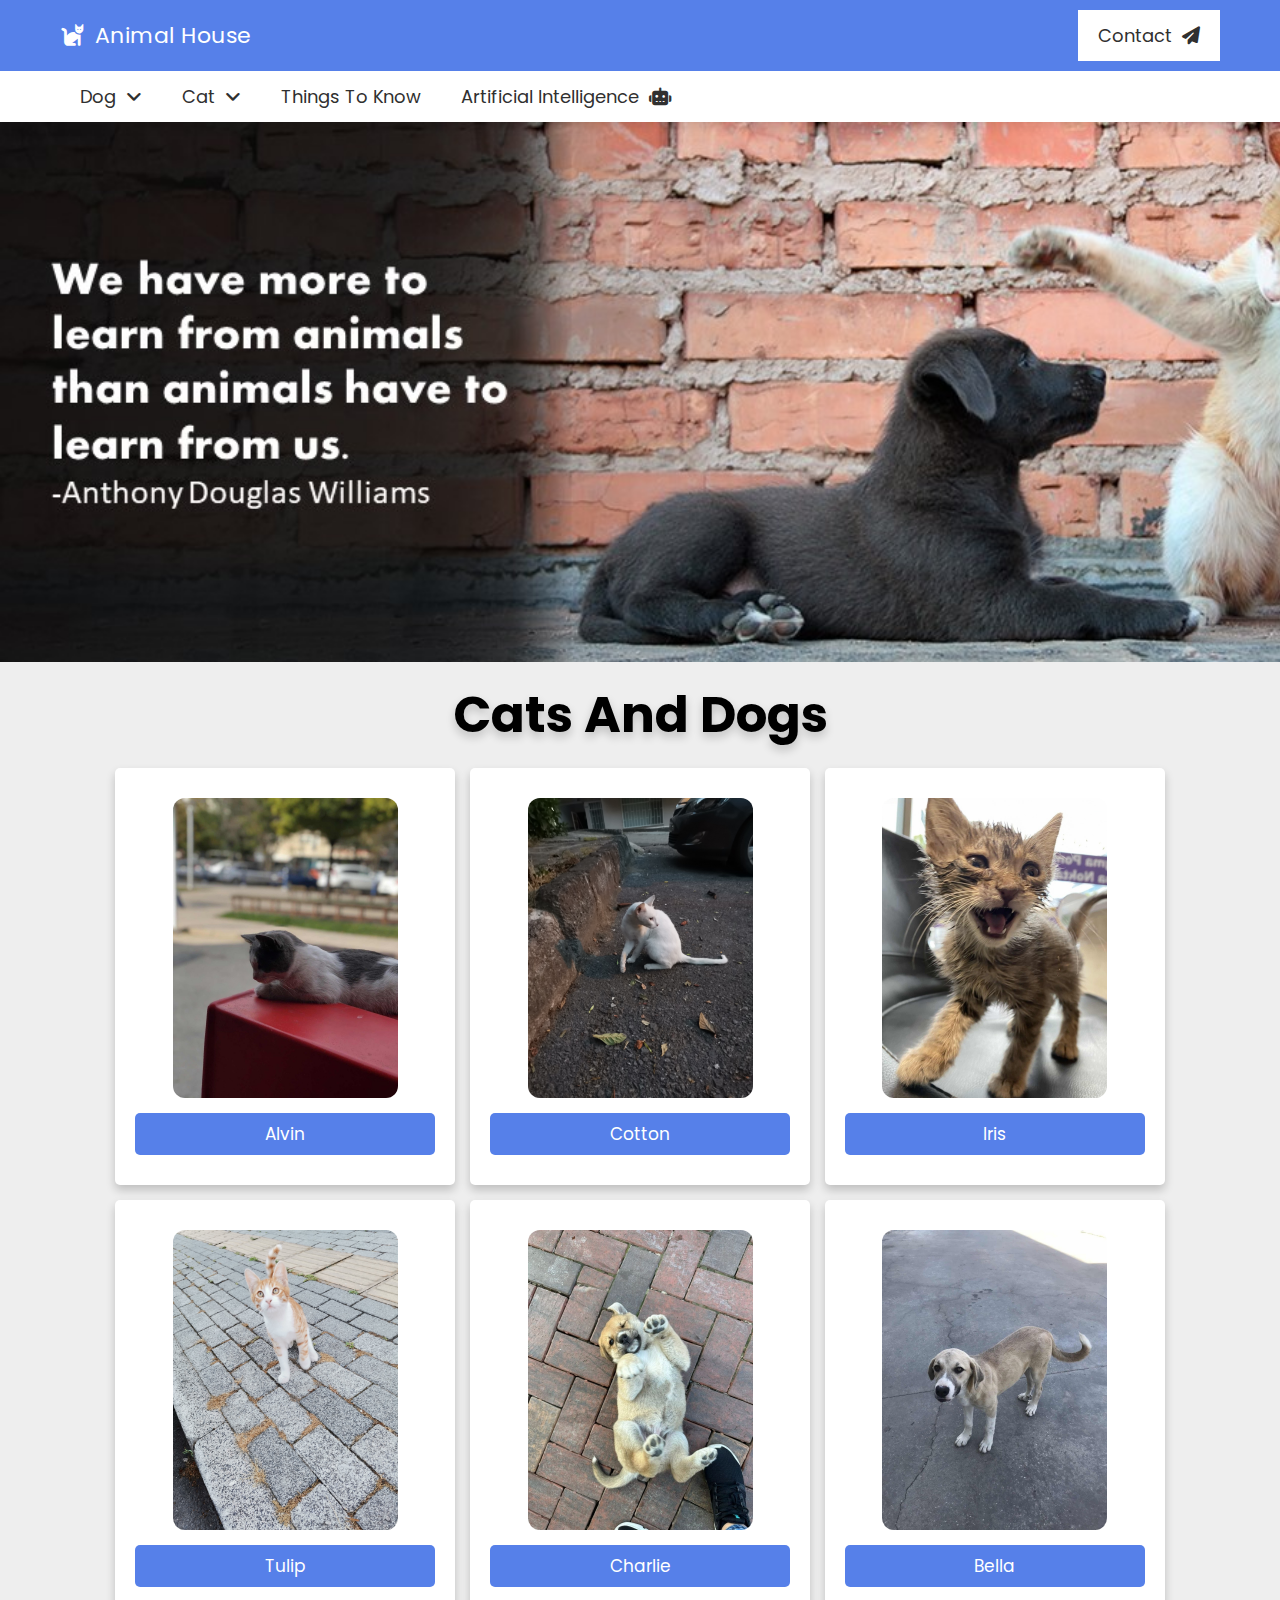
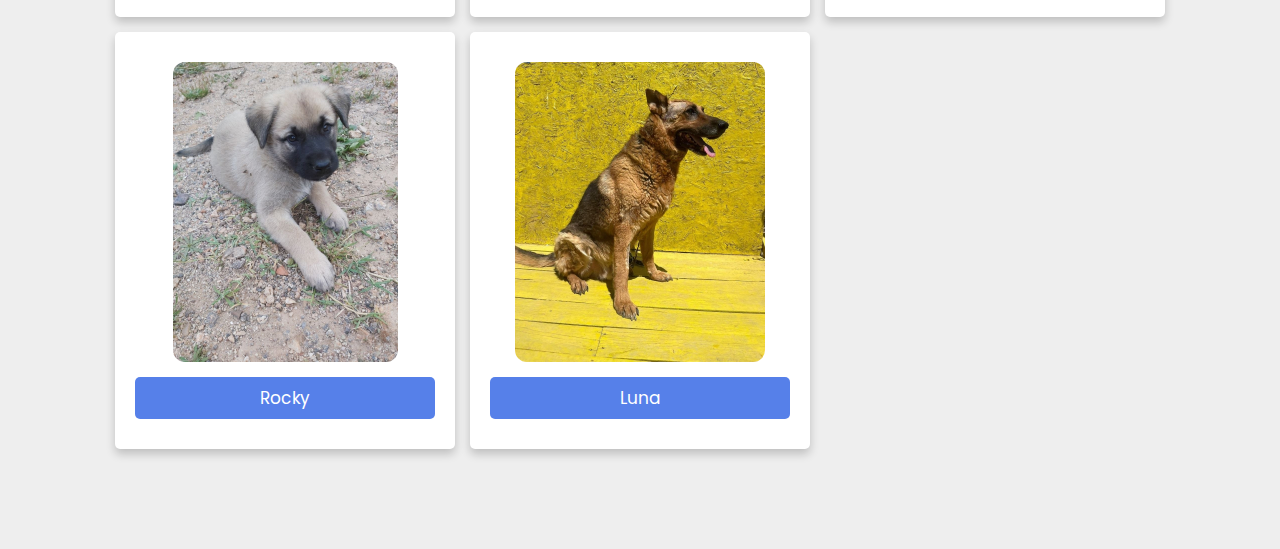
<file: index.html>
<!DOCTYPE html>
<html lang="en">
<head>
   <meta charset="UTF-8">
   <meta http-equiv="X-UA-Compatible" content="IE=edge">
   <meta name="viewport" content="width=device-width, initial-scale=1.0">
   <title>Animal House</title>

   <!-- font awesome cdn link  -->
   <link rel="stylesheet" href="https://cdnjs.cloudflare.com/ajax/libs/font-awesome/6.2.0/css/all.min.css">

   <link rel="stylesheet" href="css/style.css">
   <!-- Service Box css file link  -->
   <link rel="stylesheet" href="css/serviceBox.css">
</head>

<body>
   
   <!-- header section starts  -->
   <header class="header">

      <nav class="navbar nav-1">
         <section class="flex">
            <a href="index.html" class="logo"><i class="fa-solid fa-cat"></i>Animal House</a>

            <ul>
                  <li><a href="contact.html">Contact<i class="fas fa-paper-plane"></i></a></li>
            </ul>
         </section>
      </nav>

      <nav class="navbar nav-2">
         <section class="flex">
            <div id="menu-btn" class="fas fa-bars"></div>
            <div class="menu">
                  <ul>
                     <li><a href="ai.html">Artificial Intelligence<i class="fa-solid fa-robot"></i></a></li>
                     <li><a href="info.html">Things to Know</a></li>
                     <li>
                        <a>Cat<i class="fas fa-angle-down"></i></a>
                        <ul>
                              <li><a href="alvin.html">Alvin</a></li>
                              <li><a href="cotton.html">Cotton</a></li>
                              <li><a href="nugget.html">Nugget</a></li>
                              <li><a href="iris.html">Iris</a></li>
                              <li><a href="tulip.html">Tulip</a></li>
                        </ul>
                     </li>
                     <li>
                        <a href="#">Dog<i class="fas fa-angle-down"></i></a>
                        <ul>
                              <li><a href="rocky.html">Rocky</a></li>
                              <li><a href="luna.html">Luna</a></li>
                              <li><a href="bella.html">Bella</a></li>
                              <li><a href="john.html">John</a></li>
                              <li><a href="charlie.html">Charlie</a></li>
                        </ul>
                     </li>
                  </ul>
            </div>
         </section>
      </nav>

   </header>
   <!-- header section ends -->

<!-- band section starts  -->

   <div class="index">
   </div>

<!-- band section ends -->
<!-- Cart section starts  -->
   <div class="container">

      <h1 class="heading">Cats and Dogs</h1>
 
      <div class="box-container">
 
         <div class="box">
            <img src="images\Alvin\Alvin (3).jpeg" alt="">
            <a href="alvin.html" class="btn">Alvin</a>
         </div>
   
         <div class="box">
            <img src="images\Cotton\Cotton (1).jpeg" alt="">
            <a href="cotton.html" class="btn">Cotton</a>
         </div>
   
         <div class="box">
            <img src="images\Iris\Iris (3).jpeg" alt="">
            <a href="iris.html" class="btn">Iris</a>
         </div>
 
         <div class="box">
            <img src="images\Tulip\Tulip (1).jpeg" alt="">
            <a href="tulip.html" class="btn">Tulip</a>
         </div>

         <div class="box">
           <img src="images\Charlie\Charlie (1).jpeg" alt="">
           <a href="charlie.html" class="btn">Charlie</a>
         </div>
 
         <div class="box">
           <img src="images\Bella\Bella (4).jpeg" alt="">
           <a href="bella.html" class="btn">Bella</a>
         </div>
 
         <div class="box">
           <img src="images\Rocky\Rocky (3).jpeg" alt="">
           <a href="rocky.html" class="btn">Rocky</a>
         </div>
  
         <div class="box">
            <img src="images\Luna\Luna (1).jpeg" alt="">
            <a href="luna.html" class="btn">Luna</a>
         </div>
      </div>      
   </div> <!--Cart section ends -->

   <script src="js/script.js"></script>

</body> 
</html>
</file>
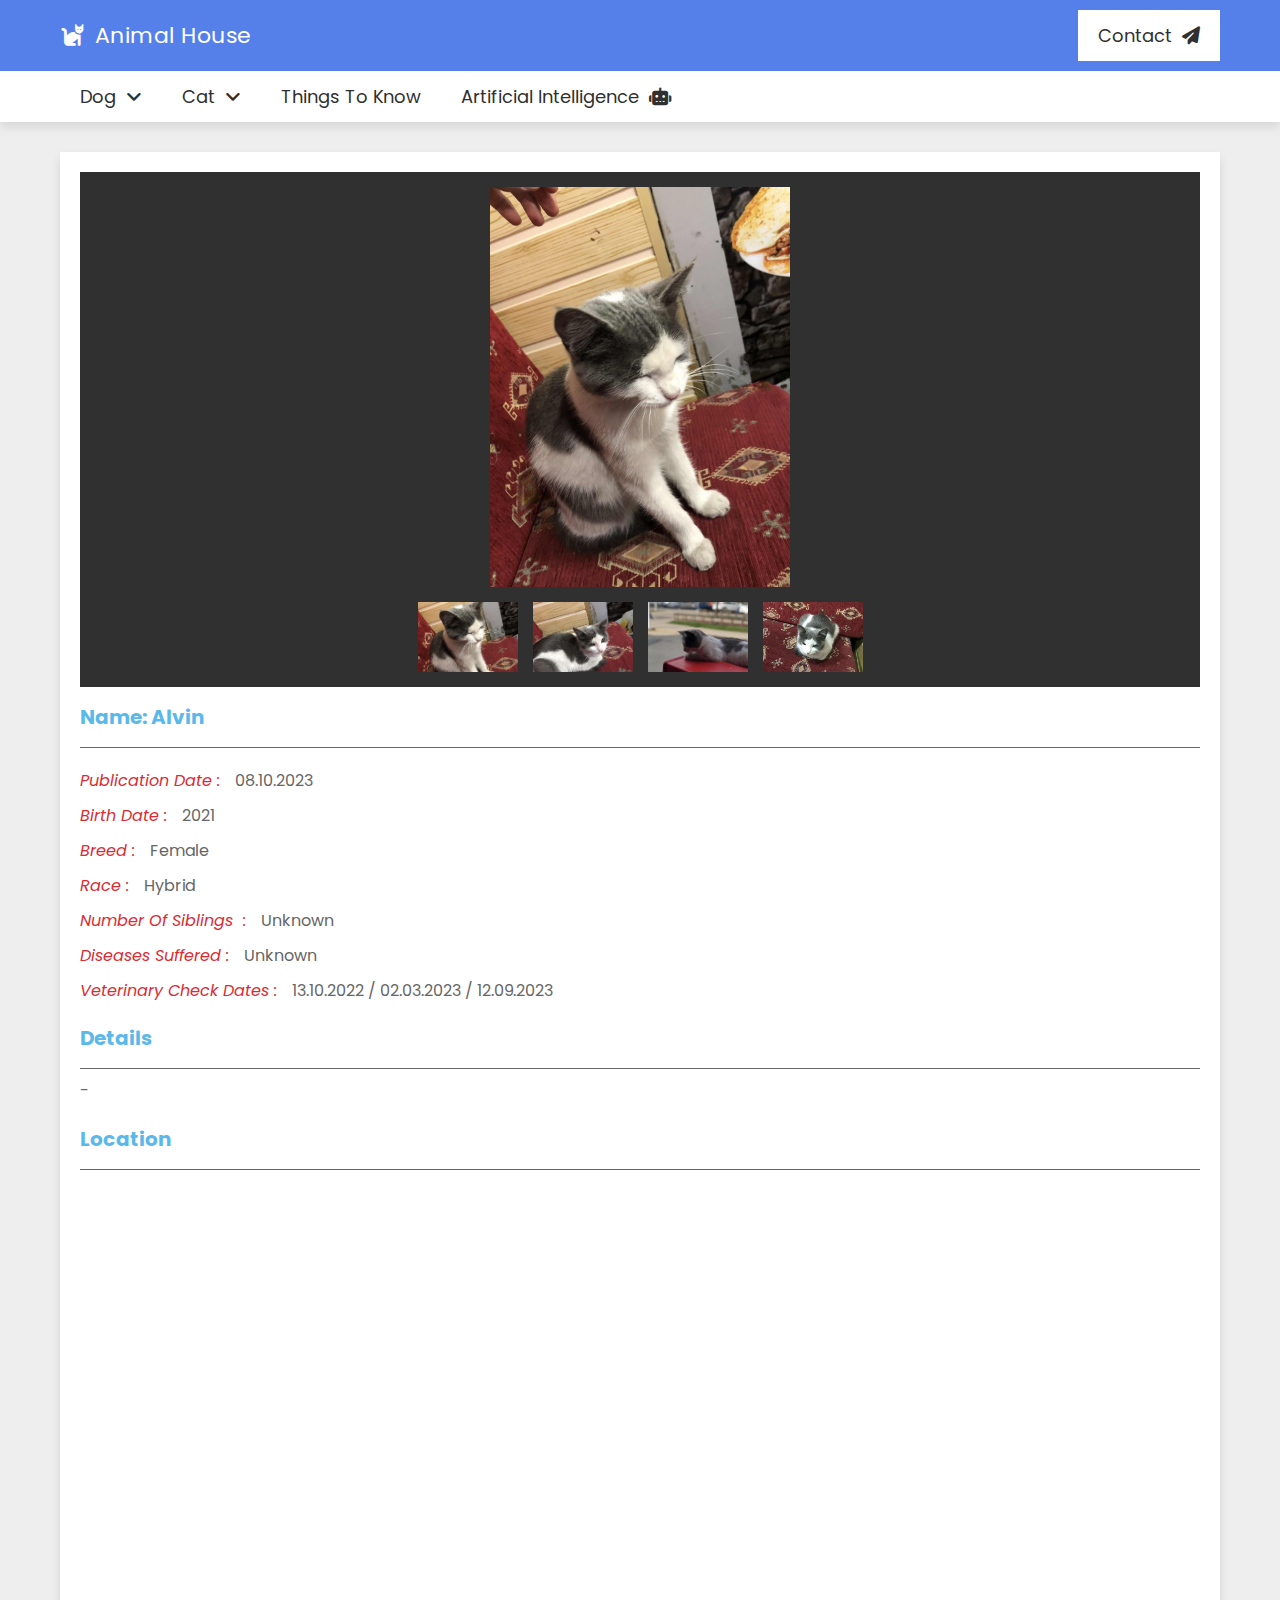
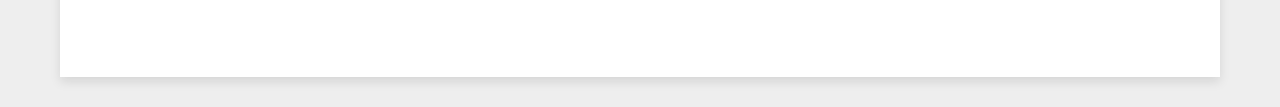
<file: alvin.html>
<!DOCTYPE html>
<html lang="en">
<head>
   <meta charset="UTF-8">
   <meta http-equiv="X-UA-Compatible" content="IE=edge">
   <meta name="viewport" content="width=device-width, initial-scale=1.0">
   <title>Rocky</title>

   <!-- font awesome cdn link  -->
   <link rel="stylesheet" href="https://cdnjs.cloudflare.com/ajax/libs/font-awesome/6.2.0/css/all.min.css">

   <link rel="stylesheet" href="css/style.css">
   <!-- Service Box css file link  -->
   <link rel="stylesheet" href="css/serviceBox.css">
</head>

<body>
   
   <!-- header section starts  -->
   <header class="header">

      <nav class="navbar nav-1">
         <section class="flex">
            <a href="index.html" class="logo"><i class="fa-solid fa-cat"></i>Animal House</a>

            <ul>
                  <li><a href="contact.html">Contact<i class="fas fa-paper-plane"></i></a></li>
            </ul>
         </section>
      </nav>

      <nav class="navbar nav-2">
         <section class="flex">
            <div id="menu-btn" class="fas fa-bars"></div>
            <div class="menu">
                  <ul>
                     <li><a href="ai.html">Artificial Intelligence<i class="fa-solid fa-robot"></i></a></li>
                     <li><a href="info.html">Things to Know</a></li>
                     <li>
                        <a>Cat<i class="fas fa-angle-down"></i></a>
                        <ul>
                              <li><a href="alvin.html">Alvin</a></li>
                              <li><a href="cotton.html">Cotton</a></li>
                              <li><a href="nugget.html">Nugget</a></li>
                              <li><a href="iris.html">Iris</a></li>
                              <li><a href="tulip.html">Tulip</a></li>
                        </ul>
                     </li>
                     <li>
                        <a href="#">Dog<i class="fas fa-angle-down"></i></a>
                        <ul>
                              <li><a href="rocky.html">Rocky</a></li>
                              <li><a href="luna.html">Luna</a></li>
                              <li><a href="bella.html">Bella</a></li>
                              <li><a href="john.html">John</a></li>
                              <li><a href="charlie.html">Charlie</a></li>
                        </ul>
                     </li>
                  </ul>
            </div>
         </section>
      </nav>

   </header>
   <!-- header section ends -->

        <section class="view-property">

            <div class="details">
                <div class="thumb">
                    <div class="big-image">
                        <img src="images/Alvin/Alvin (1).jpeg" alt="">
                    </div>
                    <div class="small-images">
                        <img src="images/Alvin/Alvin (1).jpeg" alt="">
                        <img src="images/Alvin/Alvin (2).jpeg" alt="">
                        <img src="images/Alvin/Alvin (3).jpeg" alt="">
                        <img src="images/Alvin/Alvin (4).jpeg" alt="">
                    </div>
                </div>
                <h3 class="title">Name: Alvin</h3>
                <div class="flex">
                    <div class="box">
                     <p><i>Publication Date :</i><span>08.10.2023</span></p>
                     <p><i>Birth Date :</i><span>2021</span></p>
                     <p><i>Breed :</i><span>Female</span></p>
                     <p><i>Race :</i><span>Hybrid</span></p>
                     <p><i>Number of Siblings  :</i><span>Unknown</span></p>
                     <p><i>Diseases suffered :</i><span>Unknown</span></p>
                     <p><i>Veterinary Check Dates :</i><span>13.10.2022 / 02.03.2023 / 12.09.2023</span></p>
                    </div>
                </div>
                <h3 class="title">Details</h3>
                <p class="description">-</p> 
                <br>
                <h3 class="title">Location</h3>
                <div class="map"> 
                    <br>
                    <br>
                    <p><iframe src="https://www.google.com/maps/embed?pb=!1m17!1m12!1m3!1d752.6848472322838!2d29.037120928540308!3d41.00907701020727!2m3!1f0!2f0!3f0!3m2!1i1024!2i768!4f13.1!3m2!1m1!2zNDHCsDAwJzMyLjciTiAyOcKwMDInMTYuMCJF!5e0!3m2!1sen!2str!4v1697512817365!5m2!1sen!2str" width="600" height="450" style="border:0;" allowfullscreen="" loading="lazy" referrerpolicy="no-referrer-when-downgrade"></iframe></p>

                </div>

            </div>
        </section>

    <script src="js/script.js"></script>

</body>
</html>
</file>
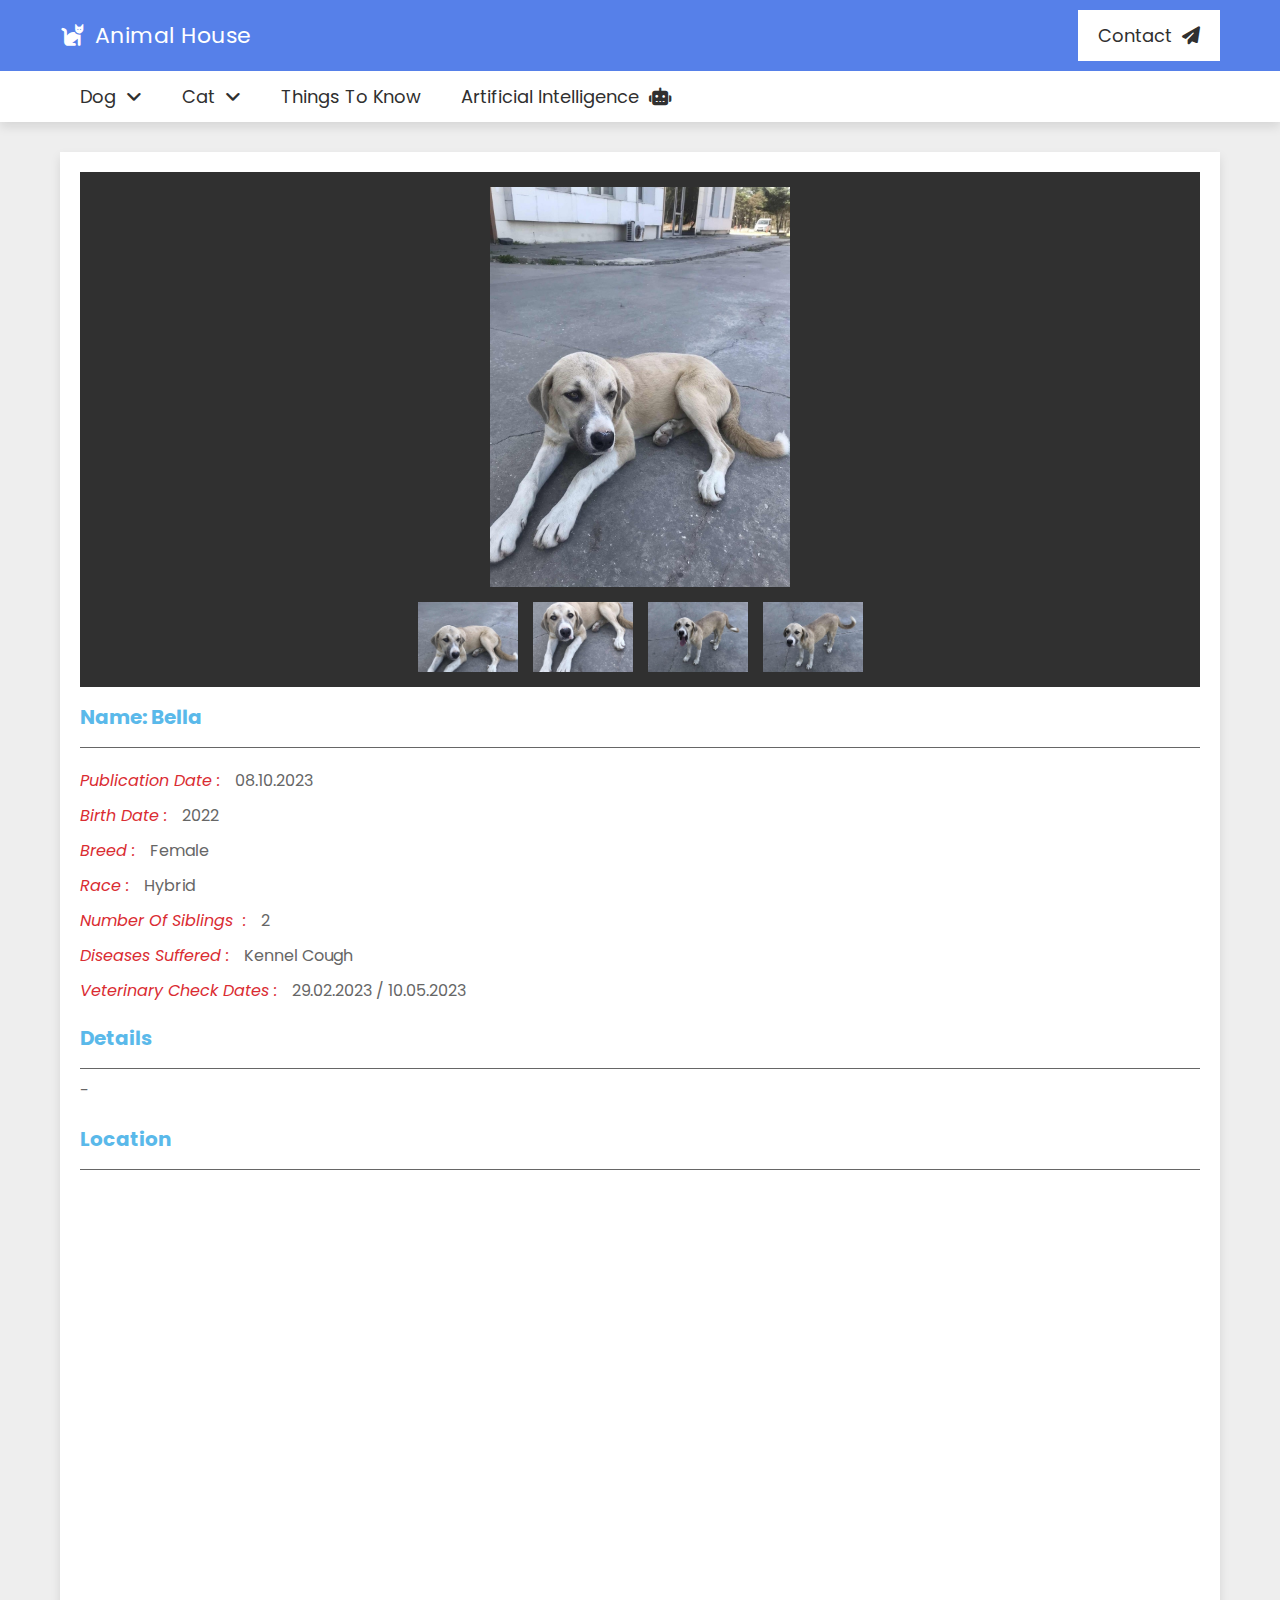
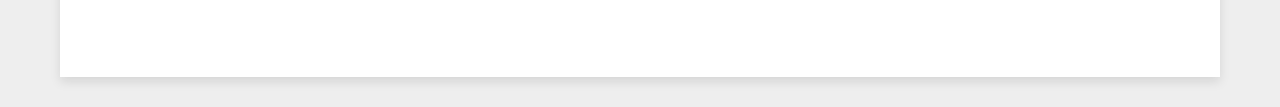
<file: bella.html>
<!DOCTYPE html>
<html lang="en">
<head>
   <meta charset="UTF-8">
   <meta http-equiv="X-UA-Compatible" content="IE=edge">
   <meta name="viewport" content="width=device-width, initial-scale=1.0">
   <title>Bella</title>

   <!-- font awesome cdn link  -->
   <link rel="stylesheet" href="https://cdnjs.cloudflare.com/ajax/libs/font-awesome/6.2.0/css/all.min.css">

   <link rel="stylesheet" href="css/style.css">
   <!-- Service Box css file link  -->
   <link rel="stylesheet" href="css/serviceBox.css">
</head>

<body>
   
   <!-- header section starts  -->
   <header class="header">

      <nav class="navbar nav-1">
         <section class="flex">
            <a href="index.html" class="logo"><i class="fa-solid fa-cat"></i>Animal House</a>

            <ul>
                  <li><a href="contact.html">Contact<i class="fas fa-paper-plane"></i></a></li>
            </ul>
         </section>
      </nav>

      <nav class="navbar nav-2">
         <section class="flex">
            <div id="menu-btn" class="fas fa-bars"></div>
            <div class="menu">
                  <ul>
                     <li><a href="ai.html">Artificial Intelligence<i class="fa-solid fa-robot"></i></a></li>
                     <li><a href="info.html">Things to Know</a></li>
                     <li>
                        <a>Cat<i class="fas fa-angle-down"></i></a>
                        <ul>
                              <li><a href="alvin.html">Alvin</a></li>
                              <li><a href="cotton.html">Cotton</a></li>
                              <li><a href="nugget.html">Nugget</a></li>
                              <li><a href="iris.html">Iris</a></li>
                              <li><a href="tulip.html">Tulip</a></li>
                        </ul>
                     </li>
                     <li>
                        <a href="#">Dog<i class="fas fa-angle-down"></i></a>
                        <ul>
                              <li><a href="rocky.html">Rocky</a></li>
                              <li><a href="luna.html">Luna</a></li>
                              <li><a href="bella.html">Bella</a></li>
                              <li><a href="john.html">John</a></li>
                              <li><a href="charlie.html">Charlie</a></li>
                        </ul>
                     </li>
                  </ul>
            </div>
         </section>
      </nav>

   </header>
   <!-- header section ends -->

        <section class="view-property">

            <div class="details">
                <div class="thumb">
                    <div class="big-image">
                        <img src="images/Bella/Bella (1).jpeg" alt="">
                    </div>
                    <div class="small-images">
                        <img src="images/Bella/Bella (1).jpeg" alt="">
                        <img src="images/Bella/Bella (2).jpeg" alt="">
                        <img src="images/Bella/Bella (3).jpeg" alt="">
                        <img src="images/Bella/Bella (4).jpeg" alt="">
                    </div>
                </div>
                <h3 class="title">Name: Bella</h3>
                <div class="flex">
                    <div class="box">
                        <p><i>Publication Date :</i><span>08.10.2023</span></p>
                        <p><i>Birth Date :</i><span>2022</span></p>
                        <p><i>Breed :</i><span>Female</span></p>
                        <p><i>Race :</i><span>Hybrid</span></p>
                        <p><i>Number of Siblings  :</i><span>2</span></p>
                        <p><i>Diseases suffered :</i><span>Kennel Cough</span></p>
                        <p><i>Veterinary Check Dates :</i><span>29.02.2023 / 10.05.2023</span></p>
                    </div>
                </div>
                <h3 class="title">Details</h3>
                <p class="description">-</p> 
                <br>
                <h3 class="title">Location</h3>
                <div class="map"> 
                     <br>
                     <br>
                     <p><iframe src="https://www.google.com/maps/embed?pb=!1m17!1m12!1m3!1d1505.4225602335357!2d29.029044538873276!3d41.00676301692008!2m3!1f0!2f0!3f0!3m2!1i1024!2i768!4f13.1!3m2!1m1!2zNDHCsDAwJzI0LjMiTiAyOcKwMDEnNDkuMiJF!5e0!3m2!1sen!2str!4v1697537286718!5m2!1sen!2str" width="600" height="450" style="border:0;" allowfullscreen="" loading="lazy" referrerpolicy="no-referrer-when-downgrade"></iframe></p>
 
                </div>

            </div>
        </section>

    <script src="js/script.js"></script>

</body>
</html>
</file>
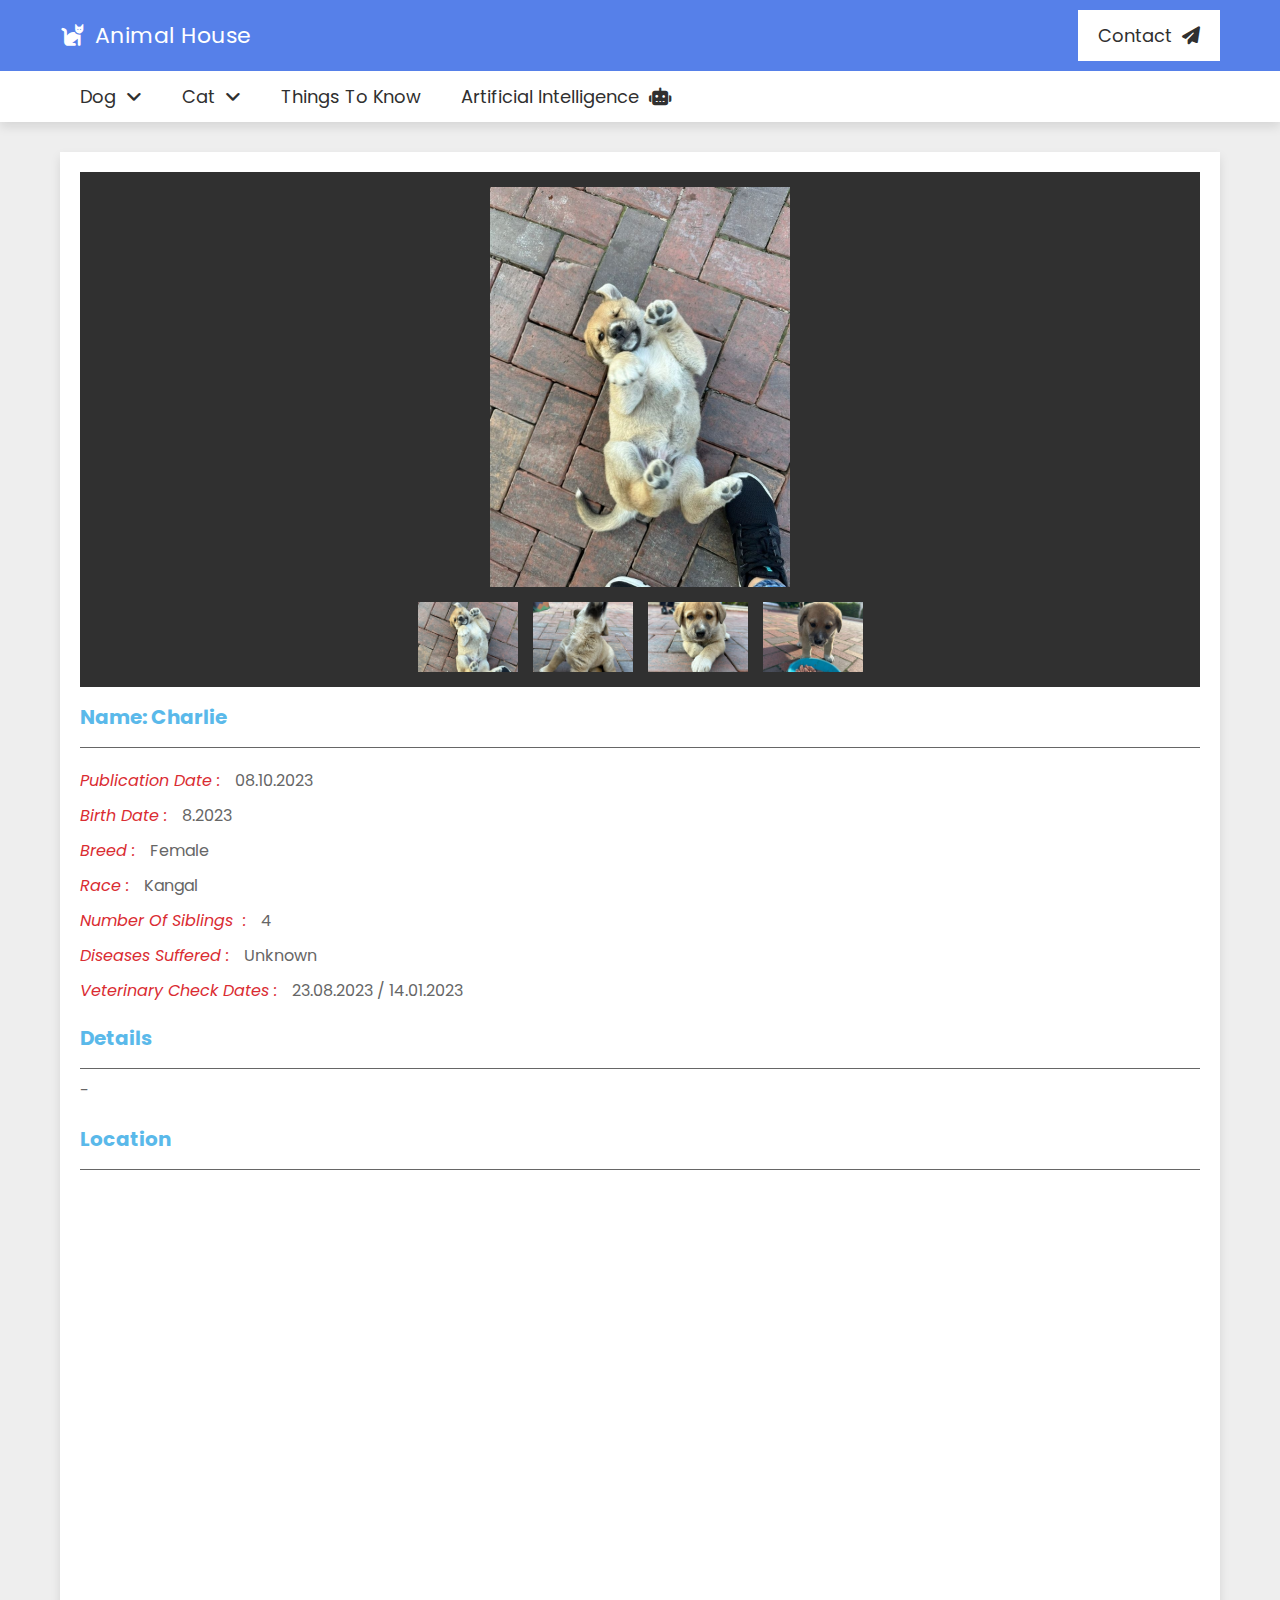
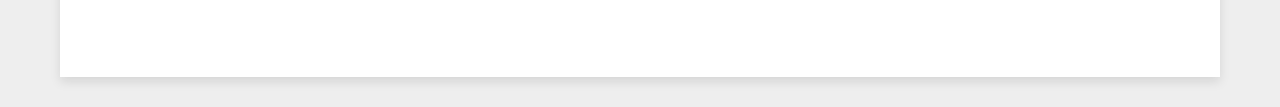
<file: charlie.html>
<!DOCTYPE html>
<html lang="en">
<head>
   <meta charset="UTF-8">
   <meta http-equiv="X-UA-Compatible" content="IE=edge">
   <meta name="viewport" content="width=device-width, initial-scale=1.0">
   <title>Charlie</title>

   <!-- font awesome cdn link  -->
   <link rel="stylesheet" href="https://cdnjs.cloudflare.com/ajax/libs/font-awesome/6.2.0/css/all.min.css">

   <link rel="stylesheet" href="css/style.css">
   <!-- Service Box css file link  -->
   <link rel="stylesheet" href="css/serviceBox.css">
</head>

<body>
   
   <!-- header section starts  -->
   <header class="header">

      <nav class="navbar nav-1">
         <section class="flex">
            <a href="index.html" class="logo"><i class="fa-solid fa-cat"></i>Animal House</a>

            <ul>
                  <li><a href="contact.html">Contact<i class="fas fa-paper-plane"></i></a></li>
            </ul>
         </section>
      </nav>

      <nav class="navbar nav-2">
         <section class="flex">
            <div id="menu-btn" class="fas fa-bars"></div>
            <div class="menu">
                  <ul>
                     <li><a href="ai.html">Artificial Intelligence<i class="fa-solid fa-robot"></i></a></li>
                     <li><a href="info.html">Things to Know</a></li>
                     <li>
                        <a>Cat<i class="fas fa-angle-down"></i></a>
                        <ul>
                              <li><a href="alvin.html">Alvin</a></li>
                              <li><a href="cotton.html">Cotton</a></li>
                              <li><a href="nugget.html">Nugget</a></li>
                              <li><a href="iris.html">Iris</a></li>
                              <li><a href="tulip.html">Tulip</a></li>
                        </ul>
                     </li>
                     <li>
                        <a href="#">Dog<i class="fas fa-angle-down"></i></a>
                        <ul>
                              <li><a href="rocky.html">Rocky</a></li>
                              <li><a href="luna.html">Luna</a></li>
                              <li><a href="bella.html">Bella</a></li>
                              <li><a href="john.html">John</a></li>
                              <li><a href="charlie.html">Charlie</a></li>
                        </ul>
                     </li>
                  </ul>
            </div>
         </section>
      </nav>

   </header>
   <!-- header section ends -->

        <section class="view-property">

            <div class="details">
                <div class="thumb">
                    <div class="big-image">
                        <img src="images/Charlie/Charlie (1).jpeg" alt="">
                    </div>
                    <div class="small-images">
                        <img src="images/Charlie/Charlie (1).jpeg" alt="">
                        <img src="images/Charlie/Charlie (2).jpeg" alt="">
                        <img src="images/Charlie/Charlie (3).jpeg" alt="">
                        <img src="images/Charlie/Charlie (4).jpeg" alt="">
                    </div>
                </div>
                <h3 class="title">Name: Charlie</h3>
                <div class="flex">
                    <div class="box">
                        <p><i>Publication Date :</i><span>08.10.2023</span></p>
                        <p><i>Birth Date :</i><span>8.2023</span></p>
                        <p><i>Breed :</i><span>Female</span></p>
                        <p><i>Race :</i><span>Kangal</span></p>
                        <p><i>Number of Siblings  :</i><span>4</span></p>
                        <p><i>Diseases suffered :</i><span>Unknown</span></p>
                        <p><i>Veterinary Check Dates :</i><span>23.08.2023 / 14.01.2023</span></p>
                    </div>
                </div>
                <h3 class="title">Details</h3>
                <p class="description">-</p> 
                <br>
                <h3 class="title">Location</h3>
                <div class="map"> 
                    <br>
                    <br>
                    <p><iframe src="https://www.google.com/maps/embed?pb=!1m17!1m12!1m3!1d3010.481389527447!2d29.035198076299313!3d41.01472301902775!2m3!1f0!2f0!3f0!3m2!1i1024!2i768!4f13.1!3m2!1m1!2zNDHCsDAwJzUzLjAiTiAyOcKwMDInMTYuMCJF!5e0!3m2!1sen!2str!4v1697536835924!5m2!1sen!2str" width="600" height="450" style="border:0;" allowfullscreen="" loading="lazy" referrerpolicy="no-referrer-when-downgrade"></iframe></p>

                </div>

            </div>
        </section>

    <script src="js/script.js"></script>

</body>
</html>
</file>
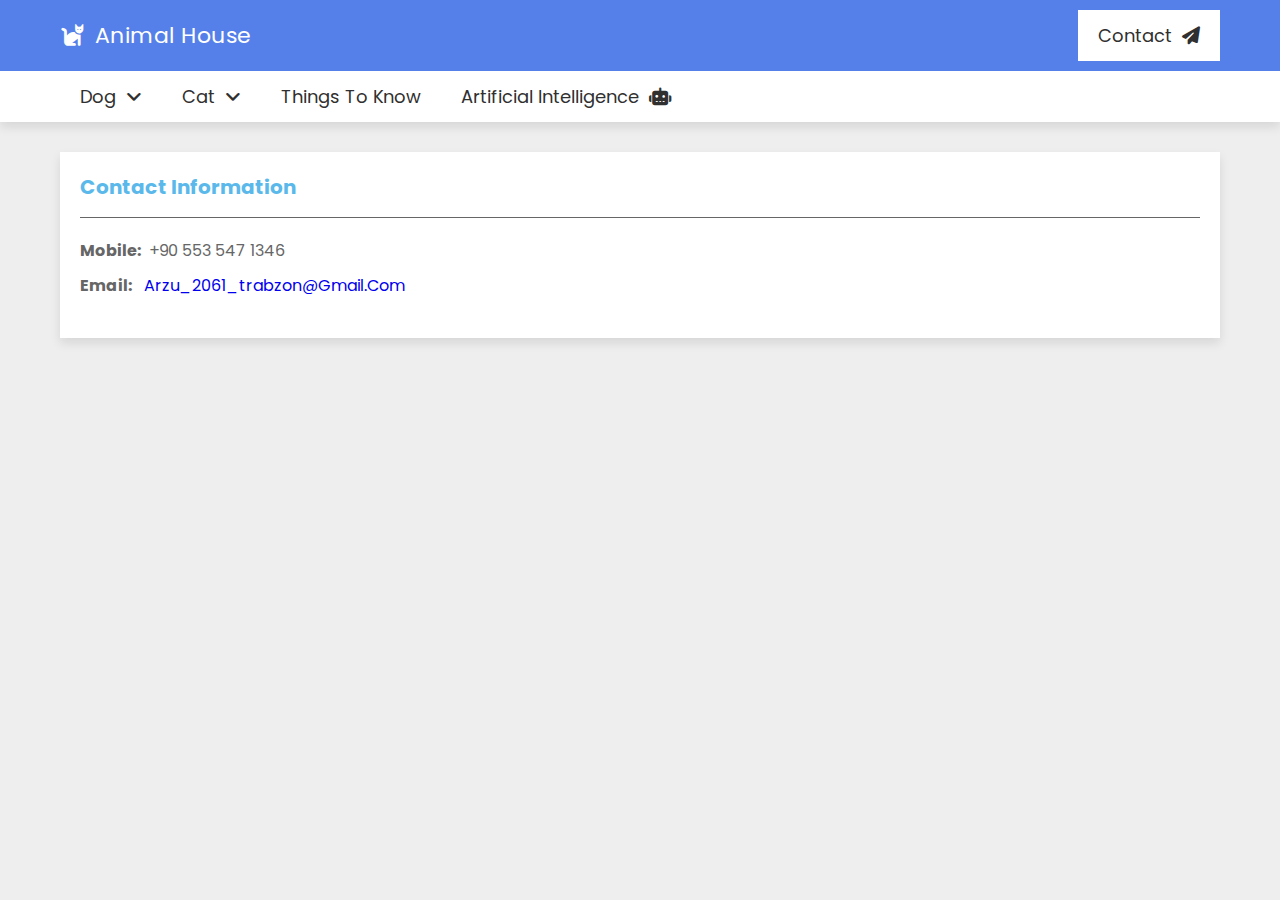
<file: contact.html>
<!DOCTYPE html>
<html lang="en">
<head>
   <meta charset="UTF-8">
   <meta http-equiv="X-UA-Compatible" content="IE=edge">
   <meta name="viewport" content="width=device-width, initial-scale=1.0">
   <title>Contact</title>

   <!-- font awesome cdn link  -->
   <link rel="stylesheet" href="https://cdnjs.cloudflare.com/ajax/libs/font-awesome/6.2.0/css/all.min.css">

   <link rel="stylesheet" href="css/style.css">
   <!-- Service Box css file link  -->
   <link rel="stylesheet" href="css/serviceBox.css">
</head>

<body>
   
   <!-- header section starts  -->
   <header class="header">

      <nav class="navbar nav-1">
         <section class="flex">
            <a href="index.html" class="logo"><i class="fa-solid fa-cat"></i>Animal House</a>

            <ul>
                  <li><a href="contact.html">Contact<i class="fas fa-paper-plane"></i></a></li>
            </ul>
         </section>
      </nav>

      <nav class="navbar nav-2">
         <section class="flex">
            <div id="menu-btn" class="fas fa-bars"></div>
            <div class="menu">
                  <ul>
                     <li><a href="ai.html">Artificial Intelligence<i class="fa-solid fa-robot"></i></a></li>
                     <li><a href="info.html">Things to Know</a></li>
                     <li>
                        <a>Cat<i class="fas fa-angle-down"></i></a>
                        <ul>
                              <li><a href="alvin.html">Alvin</a></li>
                              <li><a href="cotton.html">Cotton</a></li>
                              <li><a href="nugget.html">Nugget</a></li>
                              <li><a href="iris.html">Iris</a></li>
                              <li><a href="tulip.html">Tulip</a></li>
                        </ul>
                     </li>
                     <li>
                        <a href="#">Dog<i class="fas fa-angle-down"></i></a>
                        <ul>
                              <li><a href="rocky.html">Rocky</a></li>
                              <li><a href="luna.html">Luna</a></li>
                              <li><a href="bella.html">Bella</a></li>
                              <li><a href="john.html">John</a></li>
                              <li><a href="charlie.html">Charlie</a></li>
                        </ul>
                     </li>
                  </ul>
            </div>
         </section>
      </nav>

   </header>
   <!-- header section ends -->

    <section class="view-property">

        <div class="details">
            <h3 class="title">Contact Information</h3>
            <div class="flex">
            <div class="box">
                  <p><strong> Mobile:</strong> &nbsp;+90 553 547 1346</p>
                  <p><strong> Email:</strong> &nbsp; <a href="mailto:arzu_2061_trabzon@gmail.com">arzu_2061_trabzon@gmail.com</a></p>
            </div>
            </div>
        </div>
    </section>

<script src="js/script.js"></script>

</body>
</html>
</file>
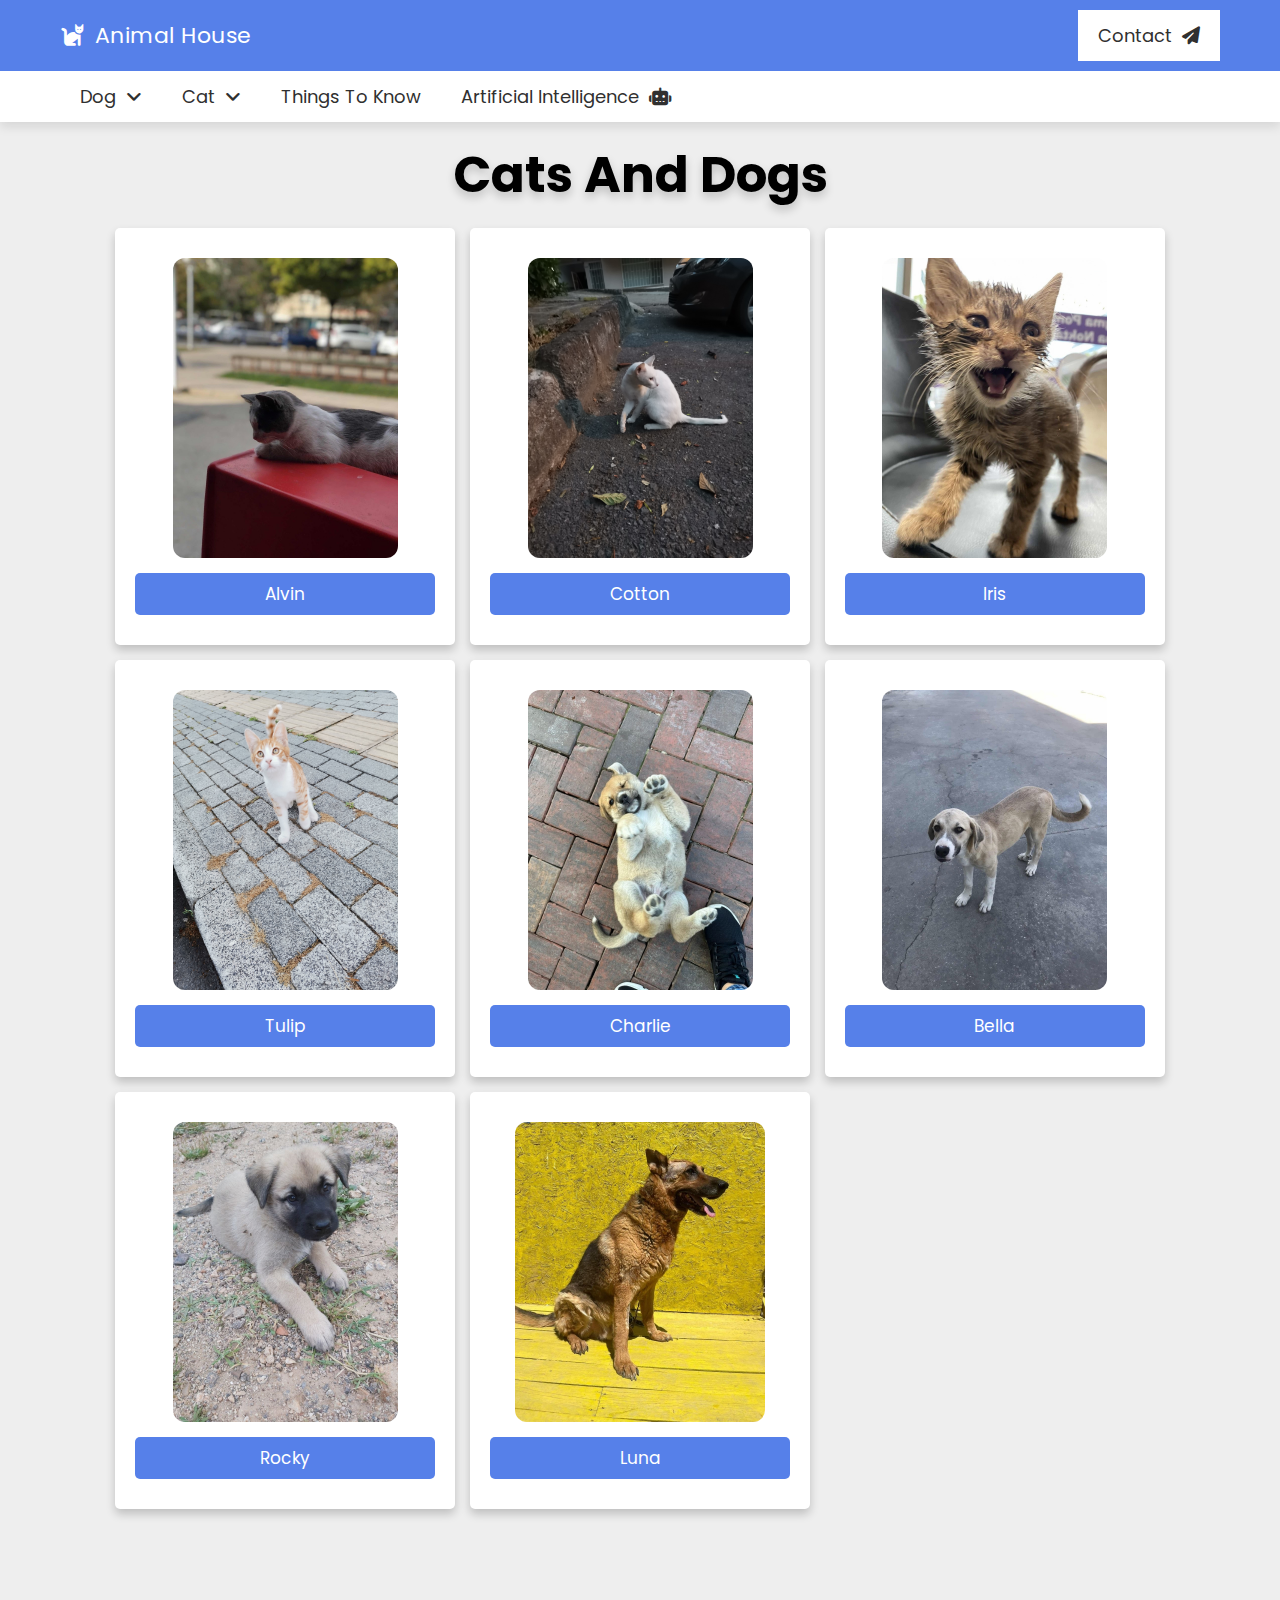
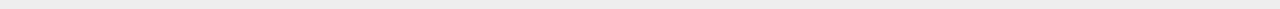
<file: home.html>
<!DOCTYPE html>
<html lang="en">
<head>
   <meta charset="UTF-8">
   <meta http-equiv="X-UA-Compatible" content="IE=edge">
   <meta name="viewport" content="width=device-width, initial-scale=1.0">
   <title>Animal House</title>

   <!-- font awesome cdn link  -->
   <link rel="stylesheet" href="https://cdnjs.cloudflare.com/ajax/libs/font-awesome/6.2.0/css/all.min.css">

   <link rel="stylesheet" href="css/style.css">
   <!-- Service Box css file link  -->
   <link rel="stylesheet" href="css/serviceBox.css">
</head>

<body>
   
   <!-- header section starts  -->
   <header class="header">

      <nav class="navbar nav-1">
         <section class="flex">
            <a href="home.html" class="logo"><i class="fa-solid fa-cat"></i>Animal House</a>

            <ul>
                  <li><a href="contact.html">Contact<i class="fas fa-paper-plane"></i></a></li>
            </ul>
         </section>
      </nav>

      <nav class="navbar nav-2">
         <section class="flex">
            <div id="menu-btn" class="fas fa-bars"></div>
            <div class="menu">
                  <ul>
                     <li><a href="ai.html">Artificial Intelligence<i class="fa-solid fa-robot"></i></a></li>
                     <li><a href="info.html">Things to Know</a></li>
                     <li>
                        <a>Cat<i class="fas fa-angle-down"></i></a>
                        <ul>
                              <li><a href="alvin.html">Alvin</a></li>
                              <li><a href="cotton.html">Cotton</a></li>
                              <li><a href="nugget.html">Nugget</a></li>
                              <li><a href="iris.html">Iris</a></li>
                              <li><a href="tulip.html">Tulip</a></li>
                        </ul>
                     </li>
                     <li>
                        <a href="#">Dog<i class="fas fa-angle-down"></i></a>
                        <ul>
                              <li><a href="rocky.html">Rocky</a></li>
                              <li><a href="luna.html">Luna</a></li>
                              <li><a href="bella.html">Bella</a></li>
                              <li><a href="john.html">John</a></li>
                              <li><a href="charlie.html">Charlie</a></li>
                        </ul>
                     </li>
                  </ul>
            </div>
         </section>
      </nav>

   </header>
   <!-- header section ends -->

<!-- band section starts  -->

   <div class="home">
   </div>

<!-- band section ends -->
<!-- listings section starts  -->
   <div class="container">

   <h1 class="heading">Cats and Dogs</h1>
 
      <div class="box-container">
 
       <div class="box">
           <img src="images\Alvin\Alvin (3).jpeg" alt="">
           <a href="alvin.html" class="btn">Alvin</a>
       </div>
 
       <div class="box">
           <img src="images\Cotton\Cotton (1).jpeg" alt="">
           <a href="cotton.html" class="btn">Cotton</a>
       </div>
 
       <div class="box">
           <img src="images\Iris\Iris (3).jpeg" alt="">
           <a href="iris.html" class="btn">Iris</a>
       </div>
 
         <div class="box">
            <img src="images\Tulip\Tulip (1).jpeg" alt="">
            <a href="tulip.html" class="btn">Tulip</a>
         </div>

         <div class="box">
           <img src="images\Charlie\Charlie (1).jpeg" alt="">
           <a href="charlie.html" class="btn">Charlie</a>
         </div>
 
         <div class="box">
           <img src="images\Bella\Bella (4).jpeg" alt="">
           <a href="bella.html" class="btn">Bella</a>
         </div>
 
         <div class="box">
           <img src="images\Rocky\Rocky (3).jpeg" alt="">
           <a href="rocky.html" class="btn">Rocky</a>
         </div>
  
         <div class="box">
            <img src="images\Luna\Luna (1).jpeg" alt="">
            <a href="luna.html" class="btn">Luna</a>
         </div>
      </div>
      
   </div> <!--listings section ends -->

   <script src="js/script.js"></script>

</body> 
</html>
</file>
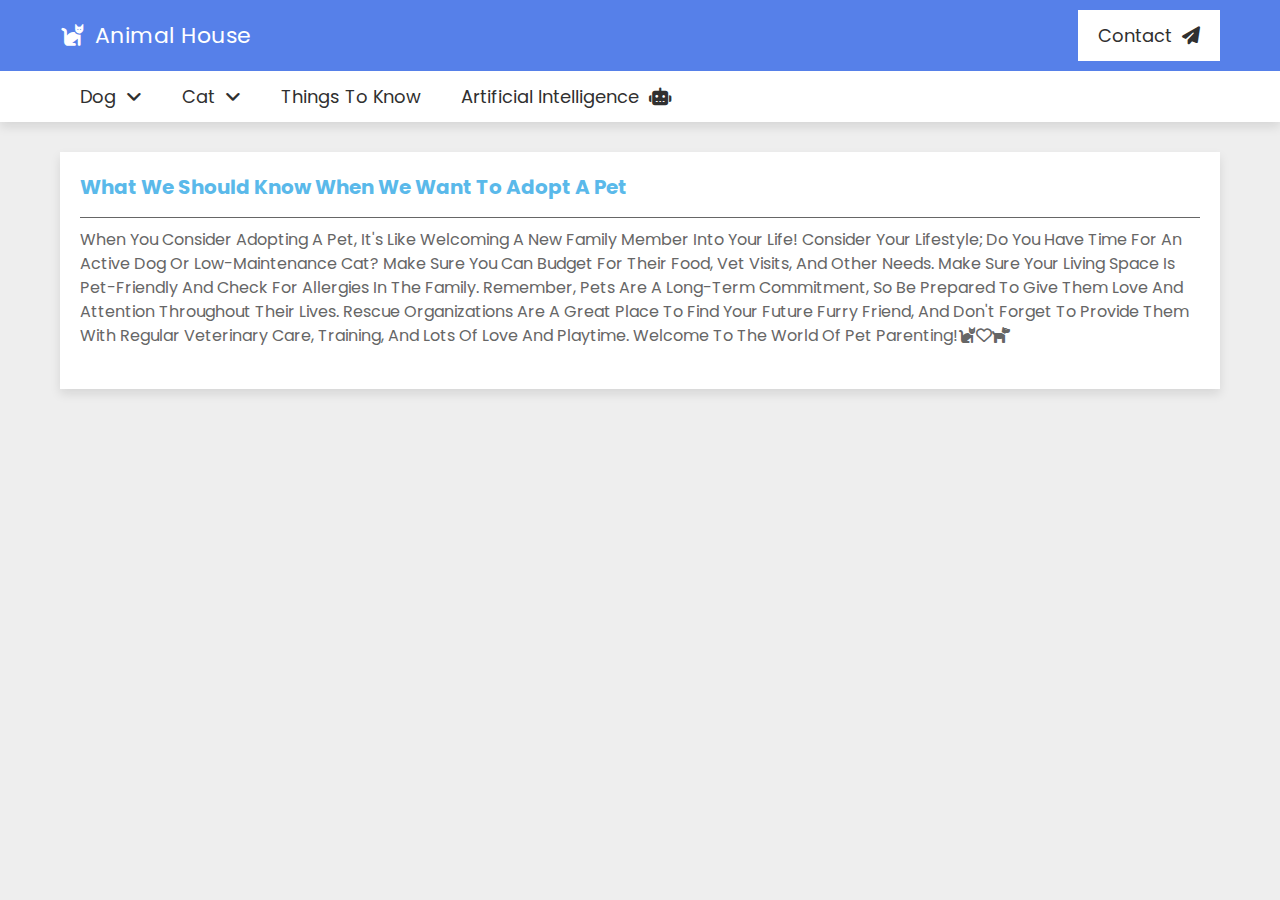
<file: info.html>
<!DOCTYPE html>
<html lang="en">
<head>
   <meta charset="UTF-8">
   <meta http-equiv="X-UA-Compatible" content="IE=edge">
   <meta name="viewport" content="width=device-width, initial-scale=1.0">
   <title>Info</title>

   <!-- font awesome cdn link  -->
   <link rel="stylesheet" href="https://cdnjs.cloudflare.com/ajax/libs/font-awesome/6.2.0/css/all.min.css">

   <link rel="stylesheet" href="css/style.css">
   <!-- Service Box css file link  -->
   <link rel="stylesheet" href="css/serviceBox.css">
</head>

<body>
   
   <!-- header section starts  -->
   <header class="header">

      <nav class="navbar nav-1">
         <section class="flex">
            <a href="index.html" class="logo"><i class="fa-solid fa-cat"></i>Animal House</a>

            <ul>
                  <li><a href="contact.html">Contact<i class="fas fa-paper-plane"></i></a></li>
            </ul>
         </section>
      </nav>

      <nav class="navbar nav-2">
         <section class="flex">
            <div id="menu-btn" class="fas fa-bars"></div>
            <div class="menu">
                  <ul>
                     <li><a href="ai.html">Artificial Intelligence<i class="fa-solid fa-robot"></i></a></li>
                     <li><a href="info.html">Things to Know</a></li>
                     <li>
                        <a>Cat<i class="fas fa-angle-down"></i></a>
                        <ul>
                              <li><a href="alvin.html">Alvin</a></li>
                              <li><a href="cotton.html">Cotton</a></li>
                              <li><a href="nugget.html">Nugget</a></li>
                              <li><a href="iris.html">Iris</a></li>
                              <li><a href="tulip.html">Tulip</a></li>
                        </ul>
                     </li>
                     <li>
                        <a href="#">Dog<i class="fas fa-angle-down"></i></a>
                        <ul>
                              <li><a href="rocky.html">Rocky</a></li>
                              <li><a href="luna.html">Luna</a></li>
                              <li><a href="bella.html">Bella</a></li>
                              <li><a href="john.html">John</a></li>
                              <li><a href="charlie.html">Charlie</a></li>
                        </ul>
                     </li>
                  </ul>
            </div>
         </section>
      </nav>

   </header>
   <!-- header section ends -->


    <section class="view-property">

        <div class="details">
            <h3 class="title">What we should know when we want to adopt a pet</h3>
            <p class="description">When you consider adopting a pet, it's like welcoming a new family member into your life! Consider your lifestyle; Do you have time for an active dog or low-maintenance cat? Make sure you can budget for their food, vet visits, and other needs. Make sure your living space is pet-friendly and check for allergies in the family. Remember, pets are a long-term commitment, so be prepared to give them love and attention throughout their lives. Rescue organizations are a great place to find your future furry friend, and don't forget to provide them with regular veterinary care, training, and lots of love and playtime. Welcome to the world of pet parenting!<i class="fa-solid fa-cat"></i><i class="fa-regular fa-heart"></i><i class="fa-solid fa-dog"></i></p> 
            <br>
        </div>
    </section>

   <script src="js/script.js"></script>

</body>
</html>
</file>
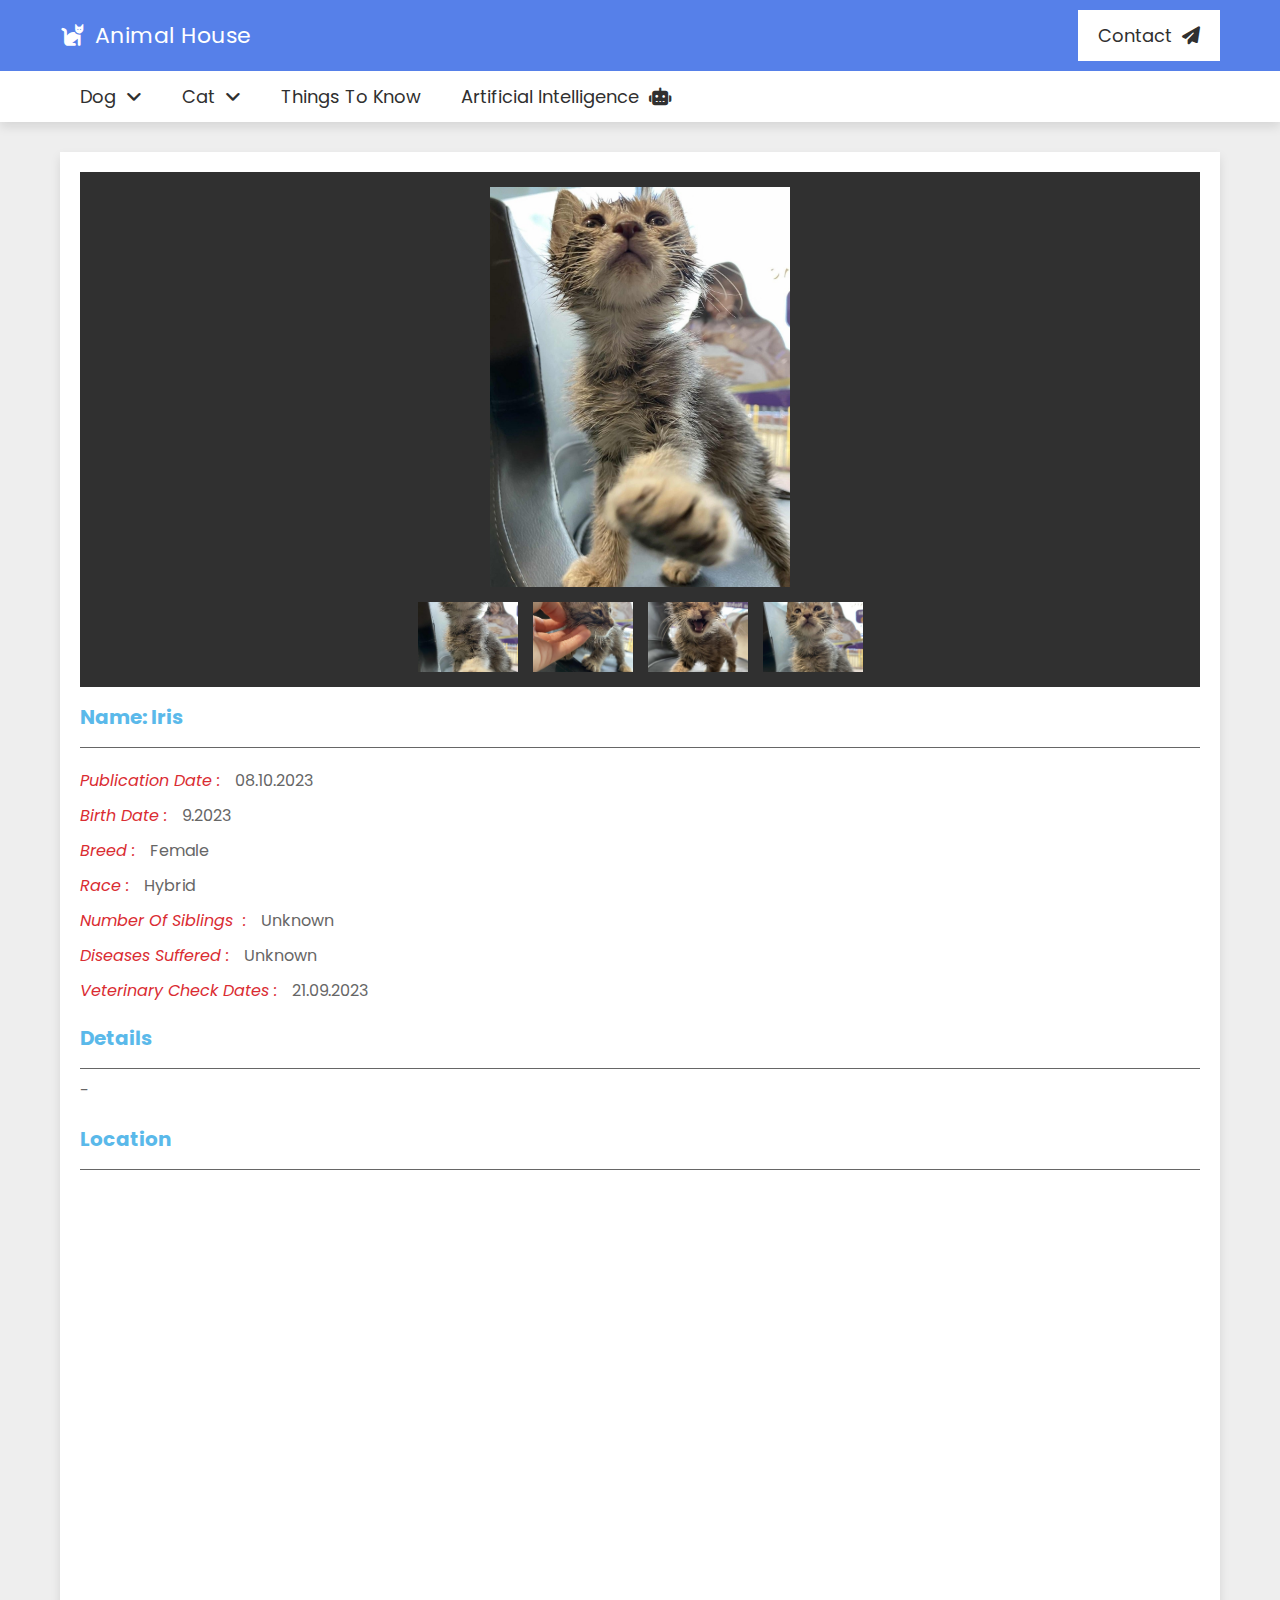
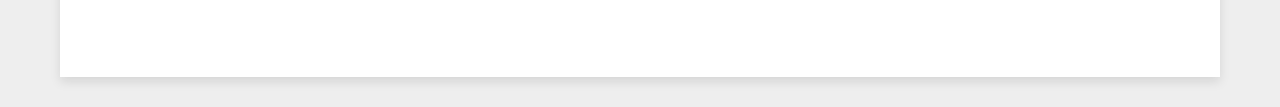
<file: iris.html>
<!DOCTYPE html>
<html lang="en">
<head>
   <meta charset="UTF-8">
   <meta http-equiv="X-UA-Compatible" content="IE=edge">
   <meta name="viewport" content="width=device-width, initial-scale=1.0">
   <title>Iris</title>

   <!-- font awesome cdn link  -->
   <link rel="stylesheet" href="https://cdnjs.cloudflare.com/ajax/libs/font-awesome/6.2.0/css/all.min.css">

   <link rel="stylesheet" href="css/style.css">
   <!-- Service Box css file link  -->
   <link rel="stylesheet" href="css/serviceBox.css">
</head>

<body>
   
   <!-- header section starts  -->
   <header class="header">

      <nav class="navbar nav-1">
         <section class="flex">
            <a href="index.html" class="logo"><i class="fa-solid fa-cat"></i>Animal House</a>

            <ul>
                  <li><a href="contact.html">Contact<i class="fas fa-paper-plane"></i></a></li>
            </ul>
         </section>
      </nav>

      <nav class="navbar nav-2">
         <section class="flex">
            <div id="menu-btn" class="fas fa-bars"></div>
            <div class="menu">
                  <ul>
                     <li><a href="ai.html">Artificial Intelligence<i class="fa-solid fa-robot"></i></a></li>
                     <li><a href="info.html">Things to Know</a></li>
                     <li>
                        <a>Cat<i class="fas fa-angle-down"></i></a>
                        <ul>
                              <li><a href="alvin.html">Alvin</a></li>
                              <li><a href="cotton.html">Cotton</a></li>
                              <li><a href="nugget.html">Nugget</a></li>
                              <li><a href="iris.html">Iris</a></li>
                              <li><a href="tulip.html">Tulip</a></li>
                        </ul>
                     </li>
                     <li>
                        <a href="#">Dog<i class="fas fa-angle-down"></i></a>
                        <ul>
                              <li><a href="rocky.html">Rocky</a></li>
                              <li><a href="luna.html">Luna</a></li>
                              <li><a href="bella.html">Bella</a></li>
                              <li><a href="john.html">John</a></li>
                              <li><a href="charlie.html">Charlie</a></li>
                        </ul>
                     </li>
                  </ul>
            </div>
         </section>
      </nav>

   </header>
   <!-- header section ends -->


        <section class="view-property">

            <div class="details">
                <div class="thumb">
                    <div class="big-image">
                        <img src="images/Iris/Iris (1).jpeg" alt="">
                    </div>
                    <div class="small-images">
                        <img src="images/Iris/Iris (1).jpeg" alt="">
                        <img src="images/Iris/Iris (2).jpeg" alt="">
                        <img src="images/Iris/Iris (3).jpeg" alt="">
                        <img src="images/Iris/Iris (4).jpeg" alt="">
                    </div>
                </div>
                <h3 class="title">Name: Iris</h3>
                <div class="flex">
                    <div class="box">
                        <p><i>Publication Date :</i><span>08.10.2023</span></p>
                        <p><i>Birth Date :</i><span>9.2023</span></p>
                        <p><i>Breed :</i><span>Female</span></p>
                        <p><i>Race :</i><span>Hybrid</span></p>
                        <p><i>Number of Siblings  :</i><span>Unknown</span></p>
                        <p><i>Diseases suffered :</i><span>Unknown</span></p>
                        <p><i>Veterinary Check Dates :</i><span>21.09.2023</span></p>
                    </div>
                </div>
                <h3 class="title">Details</h3>
                <p class="description">-</p> 
                <br>
                <h3 class="title">Location</h3>
                <div class="map"> 
                    <br>
                    <br>
                    <p><iframe src="https://www.google.com/maps/embed?pb=!1m17!1m12!1m3!1d1505.3371573610327!2d29.033235201035147!3d41.010501141855606!2m3!1f0!2f0!3f0!3m2!1i1024!2i768!4f13.1!3m2!1m1!2zNDHCsDAwJzM3LjgiTiAyOcKwMDInMDIuMyJF!5e0!3m2!1sen!2str!4v1697514502956!5m2!1sen!2str" width="600" height="450" style="border:0;" allowfullscreen="" loading="lazy" referrerpolicy="no-referrer-when-downgrade"></iframe></p>

                </div>

            </div>
        </section>

    <script src="js/script.js"></script>

</body>
</html>
</file>
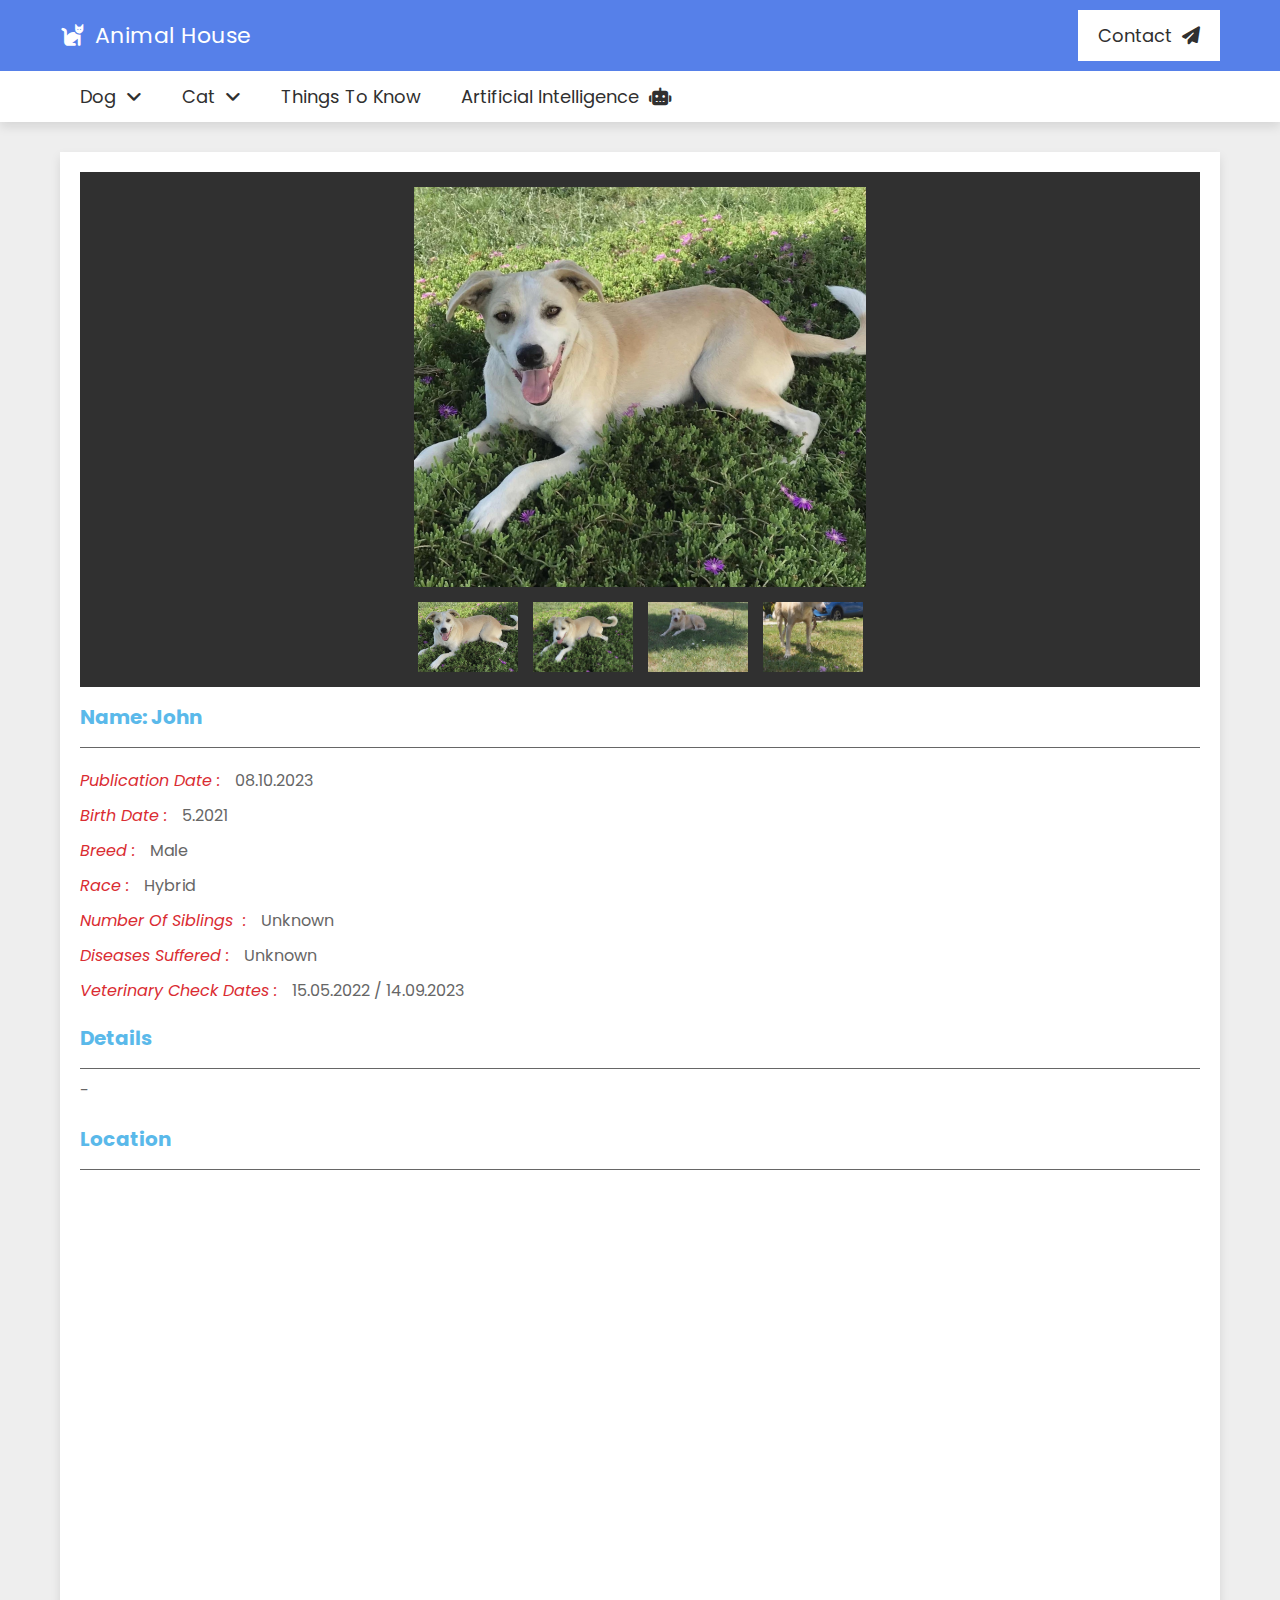
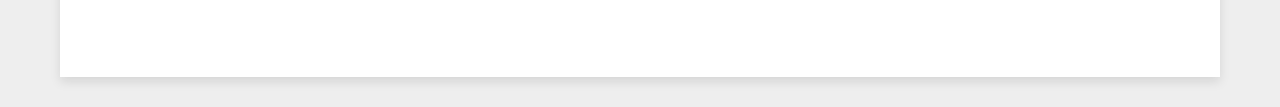
<file: john.html>
<!DOCTYPE html>
<html lang="en">
<head>
   <meta charset="UTF-8">
   <meta http-equiv="X-UA-Compatible" content="IE=edge">
   <meta name="viewport" content="width=device-width, initial-scale=1.0">
   <title>John</title>

   <!-- font awesome cdn link  -->
   <link rel="stylesheet" href="https://cdnjs.cloudflare.com/ajax/libs/font-awesome/6.2.0/css/all.min.css">

   <link rel="stylesheet" href="css/style.css">
   <!-- Service Box css file link  -->
   <link rel="stylesheet" href="css/serviceBox.css">
</head>

<body>
   
   <!-- header section starts  -->
   <header class="header">

      <nav class="navbar nav-1">
         <section class="flex">
            <a href="index.html" class="logo"><i class="fa-solid fa-cat"></i>Animal House</a>

            <ul>
                  <li><a href="contact.html">Contact<i class="fas fa-paper-plane"></i></a></li>
            </ul>
         </section>
      </nav>

      <nav class="navbar nav-2">
         <section class="flex">
            <div id="menu-btn" class="fas fa-bars"></div>
            <div class="menu">
                  <ul>
                     <li><a href="ai.html">Artificial Intelligence<i class="fa-solid fa-robot"></i></a></li>
                     <li><a href="info.html">Things to Know</a></li>
                     <li>
                        <a>Cat<i class="fas fa-angle-down"></i></a>
                        <ul>
                              <li><a href="alvin.html">Alvin</a></li>
                              <li><a href="cotton.html">Cotton</a></li>
                              <li><a href="nugget.html">Nugget</a></li>
                              <li><a href="iris.html">Iris</a></li>
                              <li><a href="tulip.html">Tulip</a></li>
                        </ul>
                     </li>
                     <li>
                        <a href="#">Dog<i class="fas fa-angle-down"></i></a>
                        <ul>
                              <li><a href="rocky.html">Rocky</a></li>
                              <li><a href="luna.html">Luna</a></li>
                              <li><a href="bella.html">Bella</a></li>
                              <li><a href="john.html">John</a></li>
                              <li><a href="charlie.html">Charlie</a></li>
                        </ul>
                     </li>
                  </ul>
            </div>
         </section>
      </nav>

   </header>
   <!-- header section ends -->


        <section class="view-property">

            <div class="details">
                <div class="thumb">
                    <div class="big-image">
                        <img src="images/John/John (1).jpeg" alt="">
                    </div>
                    <div class="small-images">
                        <img src="images/John/John (1).jpeg" alt="">
                        <img src="images/John/John (2).jpeg" alt="">
                        <img src="images/John/John (3).jpeg" alt="">
                        <img src="images/John/John (4).jpeg" alt="">
                    </div>
                </div>
                <h3 class="title">Name: John</h3>
                <div class="flex">
                    <div class="box">
                        <p><i>Publication Date :</i><span>08.10.2023</span></p>
                        <p><i>Birth Date :</i><span>5.2021</span></p>
                        <p><i>Breed :</i><span>Male</span></p>
                        <p><i>Race :</i><span>Hybrid</span></p>
                        <p><i>Number of Siblings  :</i><span>Unknown</span></p>
                        <p><i>Diseases suffered :</i><span>Unknown</span></p>
                        <p><i>Veterinary Check Dates :</i><span>15.05.2022 / 14.09.2023</span></p>
                    </div>
                </div>
                <h3 class="title">Details</h3>
                <p class="description">-</p> 
                <br>
                <h3 class="title">Location</h3>
                <div class="map"> 
                    <br>
                    <br>
                    <p><iframe src="https://www.google.com/maps/embed?pb=!1m17!1m12!1m3!1d3010.481389527447!2d29.035198076299313!3d41.01472301902775!2m3!1f0!2f0!3f0!3m2!1i1024!2i768!4f13.1!3m2!1m1!2zNDHCsDAwJzUzLjAiTiAyOcKwMDInMTYuMCJF!5e0!3m2!1sen!2str!4v1697536835924!5m2!1sen!2str" width="600" height="450" style="border:0;" allowfullscreen="" loading="lazy" referrerpolicy="no-referrer-when-downgrade"></iframe></p>

                </div>

            </div>
        </section>

    <script src="js/script.js"></script>

</body>
</html>
</file>
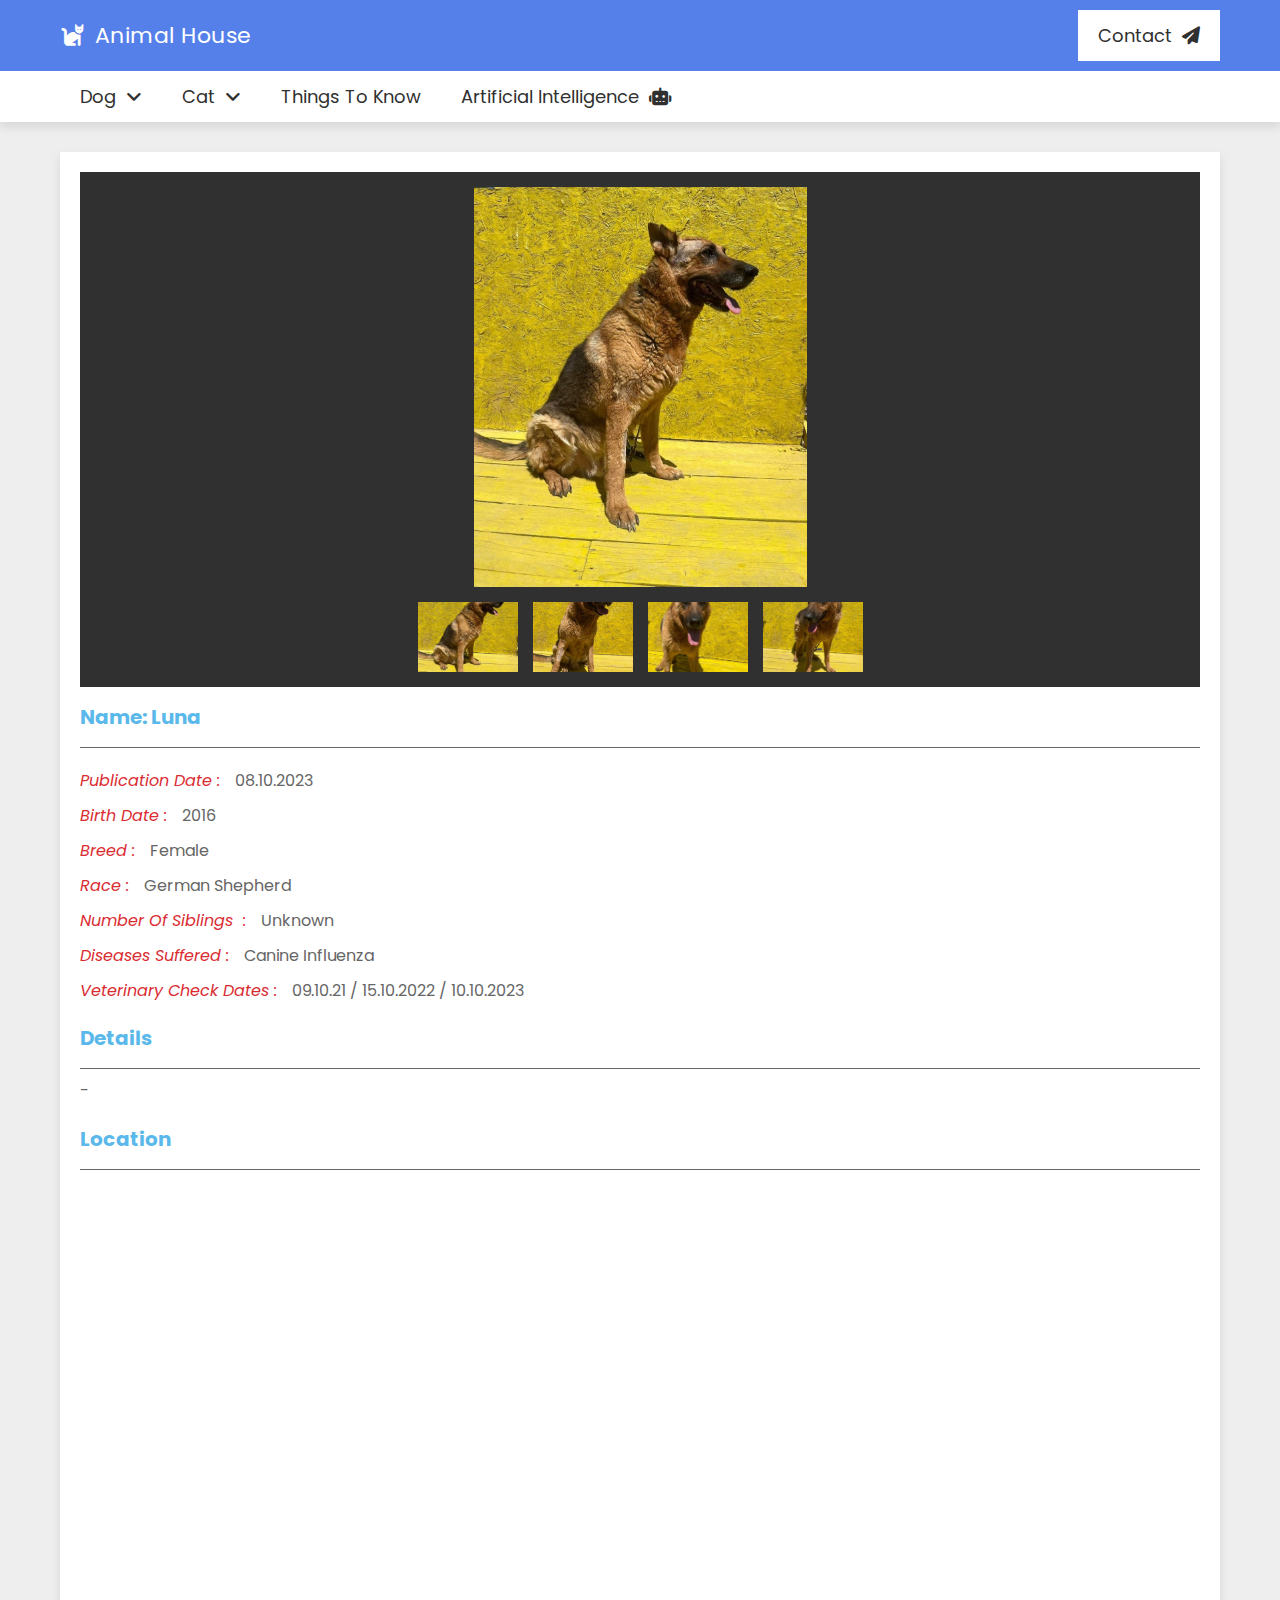
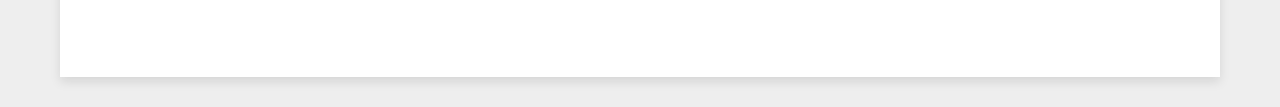
<file: luna.html>
<!DOCTYPE html>
<html lang="en">
<head>
   <meta charset="UTF-8">
   <meta http-equiv="X-UA-Compatible" content="IE=edge">
   <meta name="viewport" content="width=device-width, initial-scale=1.0">
   <title>Luna</title>

   <!-- font awesome cdn link  -->
   <link rel="stylesheet" href="https://cdnjs.cloudflare.com/ajax/libs/font-awesome/6.2.0/css/all.min.css">

   <link rel="stylesheet" href="css/style.css">
   <!-- Service Box css file link  -->
   <link rel="stylesheet" href="css/serviceBox.css">
</head>

<body>
   
   <!-- header section starts  -->
   <header class="header">

      <nav class="navbar nav-1">
         <section class="flex">
            <a href="index.html" class="logo"><i class="fa-solid fa-cat"></i>Animal House</a>

            <ul>
                  <li><a href="contact.html">Contact<i class="fas fa-paper-plane"></i></a></li>
            </ul>
         </section>
      </nav>

      <nav class="navbar nav-2">
         <section class="flex">
            <div id="menu-btn" class="fas fa-bars"></div>
            <div class="menu">
                  <ul>
                     <li><a href="ai.html">Artificial Intelligence<i class="fa-solid fa-robot"></i></a></li>
                     <li><a href="info.html">Things to Know</a></li>
                     <li>
                        <a>Cat<i class="fas fa-angle-down"></i></a>
                        <ul>
                              <li><a href="alvin.html">Alvin</a></li>
                              <li><a href="cotton.html">Cotton</a></li>
                              <li><a href="nugget.html">Nugget</a></li>
                              <li><a href="iris.html">Iris</a></li>
                              <li><a href="tulip.html">Tulip</a></li>
                        </ul>
                     </li>
                     <li>
                        <a href="#">Dog<i class="fas fa-angle-down"></i></a>
                        <ul>
                              <li><a href="rocky.html">Rocky</a></li>
                              <li><a href="luna.html">Luna</a></li>
                              <li><a href="bella.html">Bella</a></li>
                              <li><a href="john.html">John</a></li>
                              <li><a href="charlie.html">Charlie</a></li>
                        </ul>
                     </li>
                  </ul>
            </div>
         </section>
      </nav>

   </header>
   <!-- header section ends -->


        <section class="view-property">

            <div class="details">
                <div class="thumb">
                    <div class="big-image">
                        <img src="images/Luna/Luna (1).jpeg" alt="">
                    </div>
                    <div class="small-images">
                        <img src="images/Luna/Luna (1).jpeg" alt="">
                        <img src="images/Luna/Luna (2).jpeg" alt="">
                        <img src="images/Luna/Luna (3).jpeg" alt="">
                        <img src="images/Luna/Luna (4).jpeg" alt="">
                    </div>
                </div>
                <h3 class="title">Name: Luna</h3>
                <div class="flex">
                    <div class="box">
                        <p><i>Publication Date :</i><span>08.10.2023</span></p>
                        <p><i>Birth Date :</i><span>2016</span></p>
                        <p><i>Breed :</i><span>Female</span></p>
                        <p><i>Race :</i><span>German Shepherd</span></p>
                        <p><i>Number of Siblings  :</i><span>Unknown</span></p>
                        <p><i>Diseases suffered :</i><span>Canine Influenza</span></p>
                        <p><i>Veterinary Check Dates :</i><span>09.10.21 / 15.10.2022 / 10.10.2023</span></p>
                    </div>
                </div>
                <h3 class="title">Details</h3>
                <p class="description">-</p> 
                <br>
                <h3 class="title">Location</h3>
                <div class="map"> 
                    <br>
                    <br>
                    <p><iframe src="https://www.google.com/maps/embed?pb=!1m17!1m12!1m3!1d1505.4207017351516!2d29.029693224444376!3d41.00684436727654!2m3!1f0!2f0!3f0!3m2!1i1024!2i768!4f13.1!3m2!1m1!2zNDHCsDAwJzI0LjYiTiAyOcKwMDEnNTAuMCJF!5e0!3m2!1sen!2str!4v1697537162690!5m2!1sen!2str" width="600" height="450" style="border:0;" allowfullscreen="" loading="lazy" referrerpolicy="no-referrer-when-downgrade"></iframe></p>

                </div>

            </div>
        </section>

    <script src="js/script.js"></script>

</body>
</html>
</file>
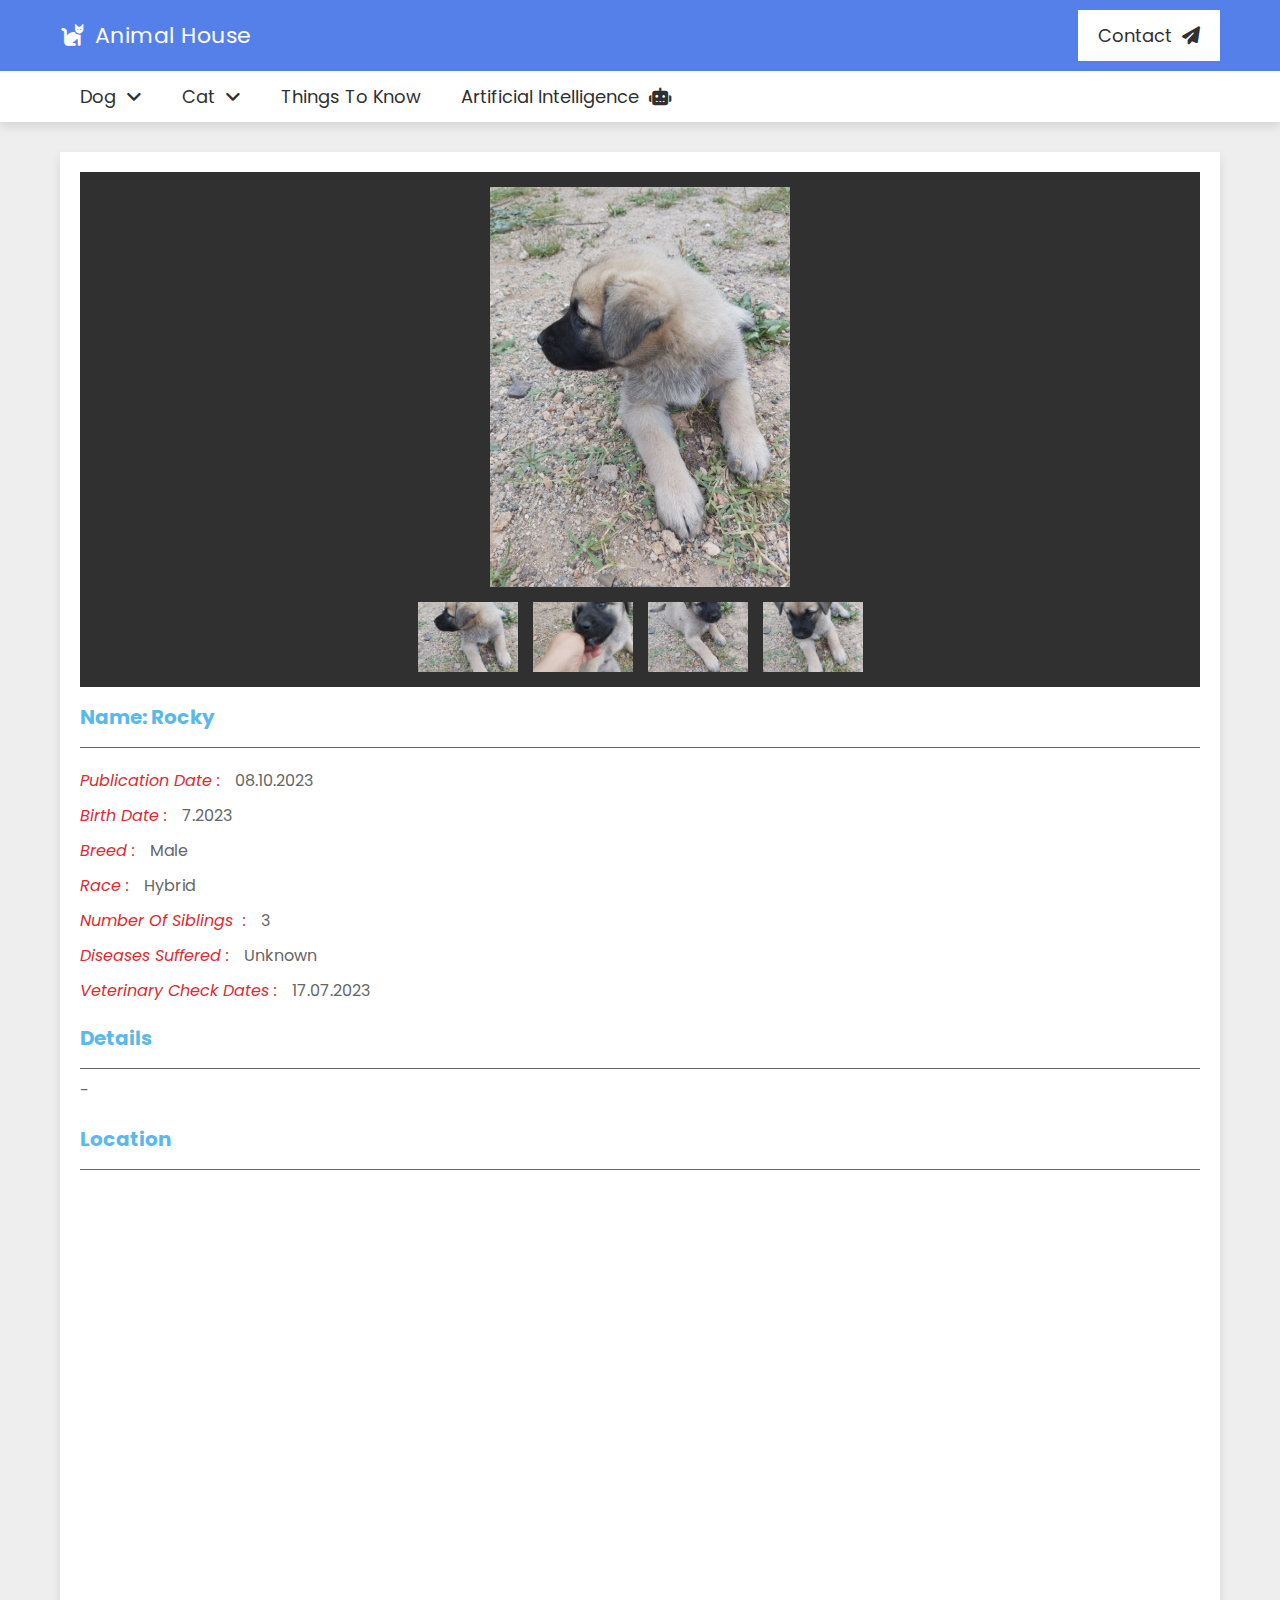
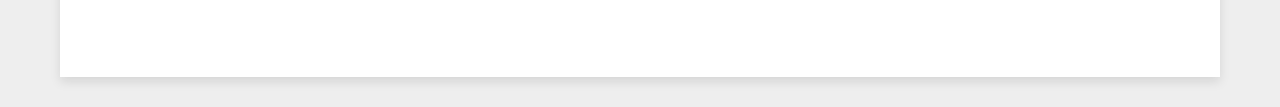
<file: rocky.html>
<!DOCTYPE html>
<html lang="en">
<head>
   <meta charset="UTF-8">
   <meta http-equiv="X-UA-Compatible" content="IE=edge">
   <meta name="viewport" content="width=device-width, initial-scale=1.0">
   <title>Alvin</title>

   <!-- font awesome cdn link  -->
   <link rel="stylesheet" href="https://cdnjs.cloudflare.com/ajax/libs/font-awesome/6.2.0/css/all.min.css">

   <link rel="stylesheet" href="css/style.css">
   <!-- Service Box css file link  -->
   <link rel="stylesheet" href="css/serviceBox.css">
</head>

<body>
   
   <!-- header section starts  -->
   <header class="header">

      <nav class="navbar nav-1">
         <section class="flex">
            <a href="index.html" class="logo"><i class="fa-solid fa-cat"></i>Animal House</a>

            <ul>
                  <li><a href="contact.html">Contact<i class="fas fa-paper-plane"></i></a></li>
            </ul>
         </section>
      </nav>

      <nav class="navbar nav-2">
         <section class="flex">
            <div id="menu-btn" class="fas fa-bars"></div>
            <div class="menu">
                  <ul>
                     <li><a href="ai.html">Artificial Intelligence<i class="fa-solid fa-robot"></i></a></li>
                     <li><a href="info.html">Things to Know</a></li>
                     <li>
                        <a>Cat<i class="fas fa-angle-down"></i></a>
                        <ul>
                              <li><a href="alvin.html">Alvin</a></li>
                              <li><a href="cotton.html">Cotton</a></li>
                              <li><a href="nugget.html">Nugget</a></li>
                              <li><a href="iris.html">Iris</a></li>
                              <li><a href="tulip.html">Tulip</a></li>
                        </ul>
                     </li>
                     <li>
                        <a href="#">Dog<i class="fas fa-angle-down"></i></a>
                        <ul>
                              <li><a href="rocky.html">Rocky</a></li>
                              <li><a href="luna.html">Luna</a></li>
                              <li><a href="bella.html">Bella</a></li>
                              <li><a href="john.html">John</a></li>
                              <li><a href="charlie.html">Charlie</a></li>
                        </ul>
                     </li>
                  </ul>
            </div>
         </section>
      </nav>

   </header>
   <!-- header section ends -->

        <section class="view-property">

            <div class="details">
                <div class="thumb">
                    <div class="big-image">
                        <img src="images/Rocky/Rocky (1).jpeg" alt="">
                    </div>
                    <div class="small-images">
                        <img src="images/Rocky/Rocky (1).jpeg" alt="">
                        <img src="images/Rocky/Rocky (2).jpeg" alt="">
                        <img src="images/Rocky/Rocky (3).jpeg" alt="">
                        <img src="images/Rocky/Rocky (4).jpeg" alt="">
                    </div>
                </div>
                <h3 class="title">Name: Rocky</h3>
                <div class="flex">
                    <div class="box">
                        <p><i>Publication Date :</i><span>08.10.2023</span></p>
                        <p><i>Birth Date :</i><span>7.2023</span></p>
                        <p><i>Breed :</i><span>Male</span></p>
                        <p><i>Race :</i><span>Hybrid</span></p>
                        <p><i>Number of Siblings  :</i><span>3</span></p>
                        <p><i>Diseases suffered :</i><span>Unknown</span></p>
                        <p><i>Veterinary Check Dates :</i><span>17.07.2023</span></p>
                    </div>
                </div>
                <h3 class="title">Details</h3>
                <p class="description">-</p> 
                <br>
                <h3 class="title">Location</h3>
                <div class="map"> 
                    <br>
                    <br>
                    <p><iframe src="https://www.google.com/maps/embed?pb=!1m17!1m12!1m3!1d3010.481389527447!2d29.035198076299313!3d41.01472301902775!2m3!1f0!2f0!3f0!3m2!1i1024!2i768!4f13.1!3m2!1m1!2zNDHCsDAwJzUzLjAiTiAyOcKwMDInMTYuMCJF!5e0!3m2!1sen!2str!4v1697536835924!5m2!1sen!2str" width="600" height="450" style="border:0;" allowfullscreen="" loading="lazy" referrerpolicy="no-referrer-when-downgrade"></iframe></p>

                </div>

            </div>
        </section>

    <script src="js/script.js"></script>

</body>
</html>
</file>
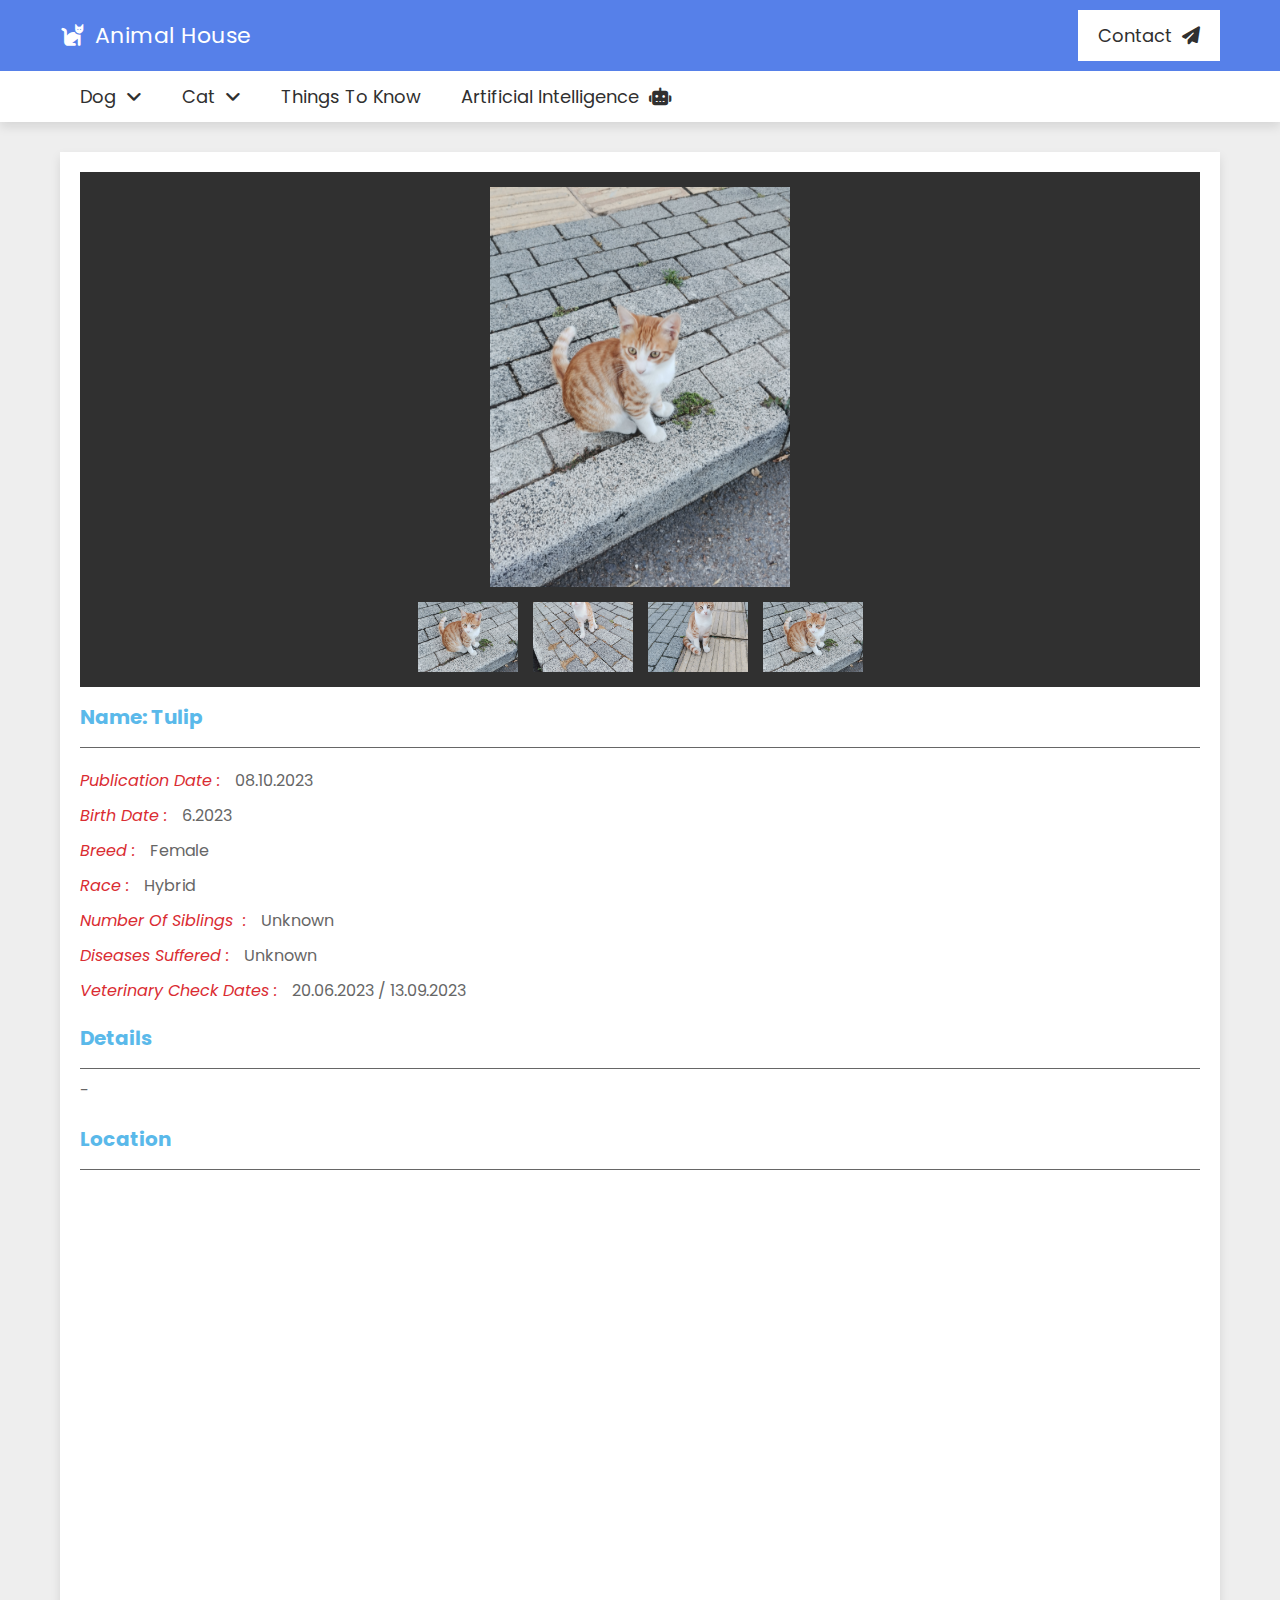
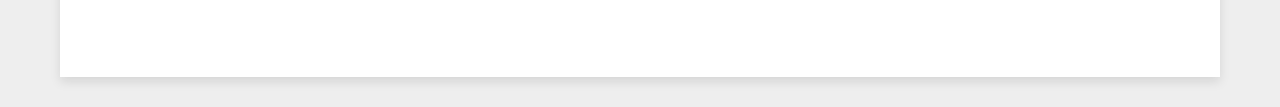
<file: tulip.html>
<!DOCTYPE html>
<html lang="en">
<head>
   <meta charset="UTF-8">
   <meta http-equiv="X-UA-Compatible" content="IE=edge">
   <meta name="viewport" content="width=device-width, initial-scale=1.0">
   <title>Tulip</title>

   <!-- font awesome cdn link  -->
   <link rel="stylesheet" href="https://cdnjs.cloudflare.com/ajax/libs/font-awesome/6.2.0/css/all.min.css">

   <link rel="stylesheet" href="css/style.css">
   <!-- Service Box css file link  -->
   <link rel="stylesheet" href="css/serviceBox.css">
</head>

<body>
   
   <!-- header section starts  -->
   <header class="header">

      <nav class="navbar nav-1">
         <section class="flex">
            <a href="index.html" class="logo"><i class="fa-solid fa-cat"></i>Animal House</a>

            <ul>
                  <li><a href="contact.html">Contact<i class="fas fa-paper-plane"></i></a></li>
            </ul>
         </section>
      </nav>

      <nav class="navbar nav-2">
         <section class="flex">
            <div id="menu-btn" class="fas fa-bars"></div>
            <div class="menu">
                  <ul>
                     <li><a href="ai.html">Artificial Intelligence<i class="fa-solid fa-robot"></i></a></li>
                     <li><a href="info.html">Things to Know</a></li>
                     <li>
                        <a>Cat<i class="fas fa-angle-down"></i></a>
                        <ul>
                              <li><a href="alvin.html">Alvin</a></li>
                              <li><a href="cotton.html">Cotton</a></li>
                              <li><a href="nugget.html">Nugget</a></li>
                              <li><a href="iris.html">Iris</a></li>
                              <li><a href="tulip.html">Tulip</a></li>
                        </ul>
                     </li>
                     <li>
                        <a href="#">Dog<i class="fas fa-angle-down"></i></a>
                        <ul>
                              <li><a href="rocky.html">Rocky</a></li>
                              <li><a href="luna.html">Luna</a></li>
                              <li><a href="bella.html">Bella</a></li>
                              <li><a href="john.html">John</a></li>
                              <li><a href="charlie.html">Charlie</a></li>
                        </ul>
                     </li>
                  </ul>
            </div>
         </section>
      </nav>

   </header>
   <!-- header section ends -->

        <section class="view-property">

            <div class="details">
                <div class="thumb">
                    <div class="big-image">
                        <img src="images/Tulip/Tulip (3).jpeg" alt="">
                    </div>
                    <div class="small-images">
                        <img src="images/Tulip/Tulip (3).jpeg" alt="">
                        <img src="images/Tulip/Tulip (1).jpeg" alt="">
                        <img src="images/Tulip/Tulip (2).jpeg" alt="">
                        <img src="images/Tulip/Tulip (3).jpeg" alt="">
                    </div>
                </div>
                <h3 class="title">Name: Tulip</h3>
                <div class="flex">
                    <div class="box">
                        <p><i>Publication Date :</i><span>08.10.2023</span></p>
                        <p><i>Birth Date :</i><span>6.2023</span></p>
                        <p><i>Breed :</i><span>Female</span></p>
                        <p><i>Race :</i><span>Hybrid</span></p>
                        <p><i>Number of Siblings  :</i><span>Unknown</span></p>
                        <p><i>Diseases suffered :</i><span>Unknown</span></p>
                        <p><i>Veterinary Check Dates :</i><span>20.06.2023  /  13.09.2023</span></p>
                    </div>
                </div>
                <h3 class="title">Details</h3>
                <p class="description">-</p> 
                <br>
                <h3 class="title">Location</h3>
                <div class="map"> 
                    <br>
                    <br>
                    <p><iframe src="https://www.google.com/maps/embed?pb=!1m17!1m12!1m3!1d3010.591154623052!2d29.028884076299104!3d41.01232101917542!2m3!1f0!2f0!3f0!3m2!1i1024!2i768!4f13.1!3m2!1m1!2zNDHCsDAwJzQ0LjMiTiAyOcKwMDEnNTMuMyJF!5e0!3m2!1sen!2str!4v1697536702330!5m2!1sen!2str" width="600" height="450" style="border:0;" allowfullscreen="" loading="lazy" referrerpolicy="no-referrer-when-downgrade"></iframe></p>

                </div>

            </div>
        </section>

    <script src="js/script.js"></script>

</body>
</html>
</file>
<file: css/style.css>
@import url('https://fonts.googleapis.com/css2?family=Montserrat:wght@100;200;300;400&display=swap');

:root{
   --main-color:#DA2C32;
   --light-color:#666;
   --light-bg:#eee;
   --white:#fff;
   --black:#303030;
   --green:#00887A;
   --nude:#ffccbc;
   --blue1:#d3e3fc;
   --blue2:#77a6f7;
   --blue3:#5680e9;
   --blue4:#84ceeb;
   --blue5:#5ab9ea;
   --border:.1rem solid var(--light-color);
   --box-shodow:0 .5rem 1rem rgba(0,0,0,.1);
}

*{
   font-family: 'Montserrat', sans-serif;
   margin: 0; padding: 0;
   box-sizing: border-box;
   outline: none; border: none;
   text-decoration: none;
}

*::selection{
   background-color: var(--blue4);
   color: var(--white);
}

*::-webkit-scrollbar{
   height: .5rem;
   width: 1rem;
}

*::-webkit-scrollbar-track{
   background-color: transparent;
}

*::-webkit-scrollbar-thumb{
   background-color: var(--blue3);
   border-radius: 5rem;
}

html{
   font-size: 62.5%;
   overflow-x: hidden;
   scroll-behavior: smooth;
   scroll-padding-top: 10rem;
}

body{
   background-color: var(--light-bg);
}

section{
   padding: 3rem 2rem;
   max-width: 1200px;
   margin: 0 auto;
}

.heading{
   text-align: center;
   padding-bottom: 2.5rem;
   font-size: 3rem;
   color: var(--blue3);
   text-transform: capitalize;
}

.btn,
.inline-btn{
   margin-top: 1rem;
   padding: 1rem 3rem;
   background-color: var(--blue4);
   color: var(--white);
   cursor: pointer;
   text-align: center;
   font-size: 1.8rem;
   text-transform: capitalize;
}

.btn:hover,
.inline-btn:hover{
   background-color: var(--blue3);
}

.btn{
   display: block;
   width: 100%;
}

.inline-btn{
   display: inline-block;
}

.header{
   position: sticky;
   top: 0; left: 0; right: 0;
   z-index: 1000;
   box-shadow: var(--box-shodow);
}

.header .navbar.nav-1 .flex{
   padding-top: 1rem;
   padding-bottom: 1rem;  
}
.header .navbar.nav-1{
   background-color: var(--blue3);  
}

.header .navbar.nav-2 .flex{
   padding-top: 0;
   padding-bottom: 0;
}

.header .navbar.nav-2{
   background-color: var(--white);
}

.header .navbar .flex{
   display: flex;
   align-items: center;
   justify-content: space-between;
}

.header .navbar .flex .logo{
   font-size: 2.2rem;
   color: var(--white); 
}

.header .navbar .flex .logo i{
   color: var(--white);
   margin-right: 1rem;
}

.header .navbar .flex ul{
   list-style: none;
}

.header .navbar .flex ul li{
   float: right;
   position: relative;
}

.header .navbar .flex ul li a{
   display: inline-block;
   padding: 1.2rem 2rem;
   font-size: 1.8rem;
   color: var(--black);
   background-color: var(--white);
}

.header .navbar .flex ul li a:hover{
   background-color: var(--blue4);
   color: var(--white);
}

.header .navbar .flex ul li a i{
   margin-left: 1rem;
}

.header .navbar .flex ul li ul{
   position: absolute;
   width: 17rem;
   left: 0;
}

.header .navbar .flex ul li ul li{
   width: 100%;
}

.header .navbar .flex ul li ul li a{
   display: none;
}

.header .navbar .flex ul li:hover ul li a{
   display: block;
}

#menu-btn{
   font-size: 2.5rem;
   color: var(--black);
   display: none;
}

.index{
   background:url('../images/homeBackground.jpg') no-repeat;
   background-size: cover;
   background-position: left;
   min-height: 60vh;
}

.index .center{

   display: flex;
   align-items: center;
   justify-content: center;
}

.index .center form{
   background-color: var(--white);
   padding: 2rem;
   box-shadow: var(--box-shodow);
   width: 10rem;
}


.services .box-container{
   display: grid;
   grid-template-columns: repeat(auto-fit, 30rem);
   gap: 2rem;
   justify-content: center;
   align-items: flex-start;
}

.services .box-container .box{
   background-color: var(--white);
   box-shadow: var(--box-shodow);
   padding: 2rem;
   text-align: center;
}

.services .box-container .box img{
   margin: 1rem 0;
   height: 8rem;
}

.services .box-container .box h3{
   font-size: 2rem;
   padding: 1rem 0;
   color: var(--black);
   text-transform: capitalize;
}

.services .box-container .box p{
   line-height: 2;
   font-size: 1.6rem;
   color: var(--light-color);
   padding-top: .5rem;
}

.listings .box-container{
   display: grid;
   grid-template-columns: repeat(auto-fit, 35rem);
   gap: 2rem;
   justify-content: center;
   align-items: flex-start;
}

.listings .box-container .box{
   background-color: var(--white);
   box-shadow: var(--box-shodow);
   padding: 2rem;
   overflow-x: hidden;
}

.listings .box-container .box .admin{
   display: flex;
   align-items: center;
   gap: 1.5rem;
}

.listings .box-container .box .admin h3{
   height: 4.5rem;
   line-height: 4.4rem;
   width: 4.5rem;
   border-radius: 50%;
   font-size: 2rem;
   color: var(--black);
   background-color: var(--light-bg);
   text-align:center;
}

.listings .box-container .box .admin p{
   font-size: 1.7rem;
   color: var(--black);
   padding-bottom: .3rem;
}

.listings .box-container .box .admin span{
   font-size: 1.5rem;
   color: var(--light-color);
}

.listings .box-container .box .thumb{
   position: relative;
   height: 20rem;
   overflow: hidden;
   margin: 1.5rem 0;
}

.listings .box-container .box .thumb img{
   height: 100%;
   width: 100%;
   transition: .2s linear;
}

.listings .box-container .box:hover .thumb img{
   transform: scale(1.1);
}

.listings .box-container .box .thumb .total-images{
   position: absolute;
   top: 1rem; left: 1rem;
   background-color: rgba(0,0,0,.3);
   color: var(--white);
   padding: .5rem 1.5rem;
   font-size: 1.6rem;
   z-index: 1;
}

.listings .box-container .box .thumb .total-images i{
   margin-right: .7rem;
}

.listings .box-container .box .thumb .type{
   position: absolute;
   bottom: 1rem; left: .7rem;
   z-index: 1;
}

.listings .box-container .box .thumb .type span{
   margin-right: .7rem;
   padding: .5rem 1.5rem;
   color: var(--white);
   background-color: var(--main-color);
   font-size: 1.6rem;
}

.listings .box-container .box .thumb .save{
   position: absolute;
   top: 1rem; right: 1rem;
   z-index: 1;
}

.listings .box-container .box .thumb .save button{
   background-color: rgba(0,0,0,.3);
   color: var(--white);
   padding: .7rem 1rem;
   font-size: 1.6rem;
   cursor: pointer;
}

.listings .box-container .box .thumb .save button:hover{
   background-color: var(--main-color);
}

.listings .box-container .box .name{
   font-size: 2rem;
   text-overflow: ellipsis;
   overflow-x: hidden;
   color: var(--black);
   margin-bottom: .5rem;
}

.listings .box-container .box .location{
   padding-top: 1rem;
   font-size: 1.6rem;
   color: var(--light-color);
}

.listings .box-container .box .location i{
   margin-right: 1rem;
   color: var(--main-color);
}

.listings .box-container .box .flex{
   display: flex;
   background-color: var(--light-bg);
   padding: 1.5rem;
   justify-content: space-between;
   align-items: center;
   margin: 1.5rem 0;
   flex-wrap: wrap;
   gap: 1.5rem;
}

.listings .box-container .box .flex p{
   font-size: 1.6rem;
   flex: 1 1 4rem;
}

.listings .box-container .box .flex p span{
   color: var(--light-color);
}

.listings .box-container .box .flex p i{
   margin-right: 1rem;
   color: var(--main-color);
}

.view-property .details{
   background-color: var(--white);
   box-shadow: var(--box-shodow);
   padding: 2rem;
   overflow-x: hidden;
}

.view-property .details .thumb{
   background-color: var(--black);
   padding: 1.5rem;
   margin-bottom: 1.5rem;
}

.view-property .details .thumb .big-image img{
   height: 40rem;
   width: 100%;
   object-fit: contain;
}
.view-property .details .thumb .big-image p{
   height: 40rem;
   width: 100%;
   object-fit: contain;
}
.view-property .details .thumb .small-images{
   display: flex;
   justify-content: center;
   gap: 1.5rem;
   padding-top: 1rem;
   flex-wrap: wrap;
}

.view-property .details .thumb .small-images img{
   height: 7rem;
   width: 10rem;
   object-fit: cover;
   cursor: pointer;
   transition: .2s linear;
}

.view-property .details .thumb .small-images img:hover{
   transform: scale(1.1);
}

.view-property .details .name{
   font-size: 2rem;
   text-overflow: ellipsis;
   overflow-x: hidden;
   margin-bottom: .5rem;
}

.view-property .details .location{
   padding-top: 1rem;
   font-size: 1.6rem;
   color: var(--light-color);
}

.view-property .details .info{
   display: flex;
   background-color: var(--light-bg);
   padding: 1.5rem;
   margin: 1.5rem 0;
   justify-content: space-between;
   align-items: center;
   flex-wrap: wrap;
   gap: 2rem;
}

.view-property .details .info p{
   font-size: 1.7rem;
}

.view-property .details .info p span,
.view-property .details .info p a{
   color: var(--light-color);
}

.view-property .details .info p a:hover{
   text-decoration: underline;
}

.view-property .details .info p i{
   margin-right: 1.5rem;
   color: var(--main-color);
}

.view-property .details .title{
   font-size: 2rem;
   color: var(--blue5);
   padding-bottom: 1.5rem;
   border-bottom: var(--border);
}

.view-property .details .map {
   text-align: center;
}

.view-property .details .flex{
   margin: 1.5rem 0;
   display: flex;
   justify-content: space-between;
   flex-wrap: wrap;
}

.view-property .details .flex .box{
   flex: 1 1 40rem;
}

.view-property .details .flex .box p{
   padding: .5rem 0;
   font-size: 1.6rem;
   color: var(--light-color);
}

.view-property .details .flex .box i{
   color: var(--main-color);
   margin-right: 1.5rem;
}

.view-property .details .description{
   padding: .5rem 0;
   margin-top: .5rem;
   font-size: 1.6rem;
   color: var(--light-color);
   line-height: 1.5;
}

.about .row{
   display: flex;
   flex-wrap: wrap;
   gap: 1.5rem;
   align-items: center;
}

.about .row .image{
   flex: 1 1 40rem;
}

.about .row .image img{
   width: 100%;
}

.about .row .content{
   flex: 1 1 40rem;
   text-align: center;
}

.about .row .content h3{
   font-size: 2.5rem;
   color: var(--black);
   margin-bottom: .5rem;
   text-transform: capitalize;
}

.about .row .content p{
   line-height: 2;
   padding: 1rem 0;
   font-size: 1.7rem;
   color: var(--light-color);
}

.steps .box-container{
   display: grid;
   grid-template-columns: repeat(auto-fit, 30rem);
   gap: 2rem;
   justify-content: center;
   align-items: flex-start;
}

.steps .box-container .box{
   background-color: var(--white);
   padding: 2rem;
   text-align: center;
   box-shadow: var(--box-shodow);
}

.steps .box-container .box img{
   height: 7rem;
   margin: .5rem 0;
}

.steps .box-container .box h3{
   padding: 1rem 0;
   font-size: 2rem;
   text-transform: capitalize;
   color: var(--black);
}

.steps .box-container .box p{
   line-height: 2;
   font-size: 1.6rem;
   color: var(--light-color);
}

.reviews .box-container{
   display: grid;
   grid-template-columns: repeat(auto-fit, 35rem);
   gap: 2rem;
   justify-content: center;
   align-items: flex-start;
}

.reviews .box-container .box{
   background-color: var(--white);
   padding: 2rem;
   box-shadow: var(--box-shodow);
}

.reviews .box-container .box .user{
   display: flex;
   align-items: center;
   gap: 1.5rem;
   margin-bottom: 1rem;
}

.reviews .box-container .box .user img{
   height: 6rem;
   width: 6rem;
   border-radius: 50%;
}

.reviews .box-container .box .user h3{
   font-size: 2rem;
   color: var(--black);
   padding-bottom: .3rem;
}

.reviews .box-container .box .user .stars i{
   font-size: 1.5rem;
   color: var(--main-color);
}

.reviews .box-container .box p{
   line-height: 2;
   padding-top: .5rem;
   font-size: 1.6rem;
   color: var(--light-color);
}

.contact .row{
   display: flex;
   flex-wrap: wrap;
   gap: 1.5rem;
   align-items: center;
}

.contact .row .image{
   flex: 1 1 50rem;
}

.contact .row .image img{
   width: 100%;
}

.contact .row form{
   flex: 1 1 30rem;
   background-color: var(--white);
   box-shadow: var(--box-shodow);
   padding: 2rem;
}

.contact .row form h3{
   padding-bottom: 1rem;
   font-size: 2.5rem;
   color: var(--black);
   text-align: center;
   text-transform: capitalize;
}

.contact .row form .box{
   width: 100%;
   border: var(--border);
   padding: 1.4rem;
   color: var(--black);
   font-size: 1.8rem;
   margin: 1rem 0;
}

.contact .row form textarea{
   height: 15rem;
   resize: none;
}

.faq .box-container{
   display: flex;
   flex-wrap: wrap;
   gap: 2rem;
   align-items: flex-start;
}


.faq .box-container .box{
   flex: 1 1 40rem;
   box-shadow: var(--box-shodow);
}

.faq .box-container .box h3{
   padding: 1.5rem 2rem;
   font-size: 2rem;
   background-color: var(--black);
   color: var(--white);
   display: flex;
   align-items: center;
   justify-content: space-between;
   gap: 1rem;
   cursor: pointer;
}

.faq .box-container .box p{
   font-size: 1.6rem;
   color: var(--light-color);
   background-color: var(--white);
   padding: 1.5rem 2rem;
   line-height: 1.5;
   display: none;
}

.faq .box-container .box.active p{
   display: block;
}

.faq .box-container .box.active h3{
   background-color: var(--main-color);
}

.filters form{
   background-color: var(--white);
   box-shadow: var(--box-shodow);
   padding: 2rem;
}

.filters form #close-filter{
   text-align: right;
   padding-bottom: 2rem;
   display: none;
}

.filters form #close-filter i{
   height: 4.5rem;
   width: 4.5rem;
   line-height: 4.4rem;
   background-color: var(--main-color);
   color: var(--white);
   cursor: pointer;
   font-size: 2rem;
   text-align: center;
}

.filters form #close-filter i:hover{
   background-color: var(--black);
}

.filters form h3{
   font-size: 2.5rem;
   padding-bottom: 2rem;
   color: var(--black);
   text-transform: capitalize;
   text-align: center;
}

.filters form .flex{
   display: flex;
   gap: 1rem;
   flex-wrap: wrap;
}

.filters form .flex .box{
   flex: 1 1 40rem;
}

.filters form .flex .box .input{
   width: 100%;
   margin: 1rem 0;
   font-size: 1.8rem;
   color: var(--black);
   border: var(--border);
   padding: 1.4rem;
}

.filters form .flex .box p{
   font-size: 1.6rem;
   color: var(--light-color);
}

#filter-btn{
   position: fixed;
   bottom: 1rem; right: 1rem;
   background-color: var(--border);
   color: var(--white);
   text-align: center;
   height: 4.5rem;
   width: 4.5rem;
   line-height: 4.4rem;
   z-index: 1000;
   font-size: 2rem;
   background-color: var(--main-color);
   display: none;
}

.form-container form{
   max-width: 50rem;
   margin: 0 auto;
   background-color: var(--white);
   box-shadow: var(--box-shodow);
   padding: 2rem;
   text-align: center;
}

.form-container form h3{
   padding-bottom: 1rem;
   font-size: 2.5rem;
   color: var(--black);
   text-transform: capitalize;
}

.form-container form .box{
   border: var(--border);
   padding: 1.4rem;
   color: var(--black);
   margin: 1rem 0;
   width: 100%;
   font-size: 1.8rem;
}

.form-container form p{
   font-size: 1.7rem;
   padding: 1rem 0;
   color: var(--light-color);
}

.form-container form p a{
   color: var(--main-color);
}

.form-container form p a:hover{
   text-decoration: underline;
}














.footer{
   background-color: var(--black);
}

.footer .flex{
   display: flex;
   flex-wrap: wrap;
   gap: 2rem;
   justify-content: space-between;
}

.footer .flex .box{
   flex: 1 1 30rem;
}

.footer .flex .box a{
   display: block;
   padding: 1rem 0;
   font-size: 1.8rem;
}

.footer .flex .box a span{
   color: var(--white);
}

.footer .flex .box a:hover span{
   text-decoration: underline;
}

.footer .flex .box a i{
   color: var(--main-color);
}

.footer .flex .box:last-child{
   text-align: right;
}

.footer .flex .box:last-child a i{
   margin-left: 1.5rem;
}

.footer .flex .box:first-child a i{
   margin-right: 1.5rem;
}

.footer .flex .box:nth-child(2){
   text-align: center;
}

.footer .credit{
   padding: 3rem 2rem;
   text-align: center;
   border-top: var(--border);
   font-size: 2rem;
   color: var(--white);
   margin-top: 2rem;
   /* padding-bottom: 10rem; */
}

.footer .credit span{
   color: var(--main-color);
}








/* media queries  */

@media (max-width:991px){

   html{
      font-size: 55%;
   }

}

@media (max-width:768px){

   #menu-btn{
      display: inline-block;
   }

   .header .navbar .menu{
      position: absolute;
      top: 99%; left: 0; right: 0;
      background-color: var(--white);
      border-top: var(--border);
      transition: .2s linear;
      z-index:1;
      clip-path: polygon(0 0, 100% 0, 100% 0, 0 0);
   }

   .header .navbar .menu.active{
      clip-path: polygon(0 0, 100% 0, 100% 100%, 0 100%);
   }

   .header .navbar .menu ul li{
      width: 100%;
      position: relative;
   }

   .header .navbar .menu ul li a{
      width: 100%;
   }

   .header .navbar .menu ul li ul{
      position: relative;
      width: 100%;
   }

   .header .navbar .menu ul li ul li a{
      padding-left: 4rem;
      background-color: var(--black);
      color: var(--white);
   }

   .view-property .details .thumb .big-image img{
      height: auto;
   }

   .view-property .details .thumb .small-images img{
      height: 4rem;
      width: 6rem;
   }

   #filter-btn{
      display: inline-block;
   }

   .filters{
      position: fixed;
      top: 0; left: 0; right: 0; bottom: 0;
      overflow-y: scroll;
      background-color: var(--white);
      z-index: 1100;
      padding: 0;
      display: none;
   }

   .filters.active{
      display: block;
   }

   .filters form{
      box-shadow: none;
   }

   .filters form #close-filter{
      display: block;
   }

}

@media (max-width:450px){

   html{
      font-size: 50%;
   }

   .header .navbar .flex .logo{
      font-size: 1.8rem;
   }

   .index .center form .flex{
      gap: 0;
   }

   .listings .box-container{
      grid-template-columns: 1fr;
   }

   .reviews .box-container{
      grid-template-columns: 1fr;
   }

}
</file>
<file: css/serviceBox.css>
@import url('https://fonts.googleapis.com/css2?family=Poppins:wght@100;200;300;400;500;600;700&display=swap');

*{
    font-family: 'Poppins', sans-serif;
    margin:0; padding:0;
    box-sizing: border-box;
    outline: none; border:none;
    text-decoration: none;
    text-transform: capitalize;
}

.container{
    background-color: transparent;
    border-radius: 25px;
    padding:15px 9%;
    padding-bottom: 100px;
    transition: .2s linear;
}

.container .heading{
    text-align: center;
    padding-bottom: 15px;
    color:#000000;
    text-shadow: 0 5px 10px rgba(0,0,0,.2);
    font-size: 50px;
}

.container .box-container{
    display: grid;
    grid-template-columns: repeat(auto-fit, minmax(270px, 1fr));
    gap:15px;
}

.container .box-container .box{
    box-shadow: 0 5px 10px rgba(0,0,0,.2);
    border-radius: 5px;
    background: #fff;
    text-align: center;
    padding:30px 20px;
    transition: .2s linear;
}

.container .box-container .box img{
    height: 300px;
    border-radius: 12px;
}

.container .box-container .box .btn{
    margin-top: 10px;
    display: inline-block;
    background:#5680e9;
    color:#fff;
    font-size: 17px;
    border-radius: 5px;
    padding: 8px 25px;
}

.container .box-container .box .btn:hover{
    letter-spacing: 1px;
}

.container .box-container .box:hover{
    box-shadow: 0 10px 15px rgba(0,0,0,.3);
    transform: scale(1.03);
}

@media (max-width:768px){
    .container{
        padding:20px;
    }
}
</file>
